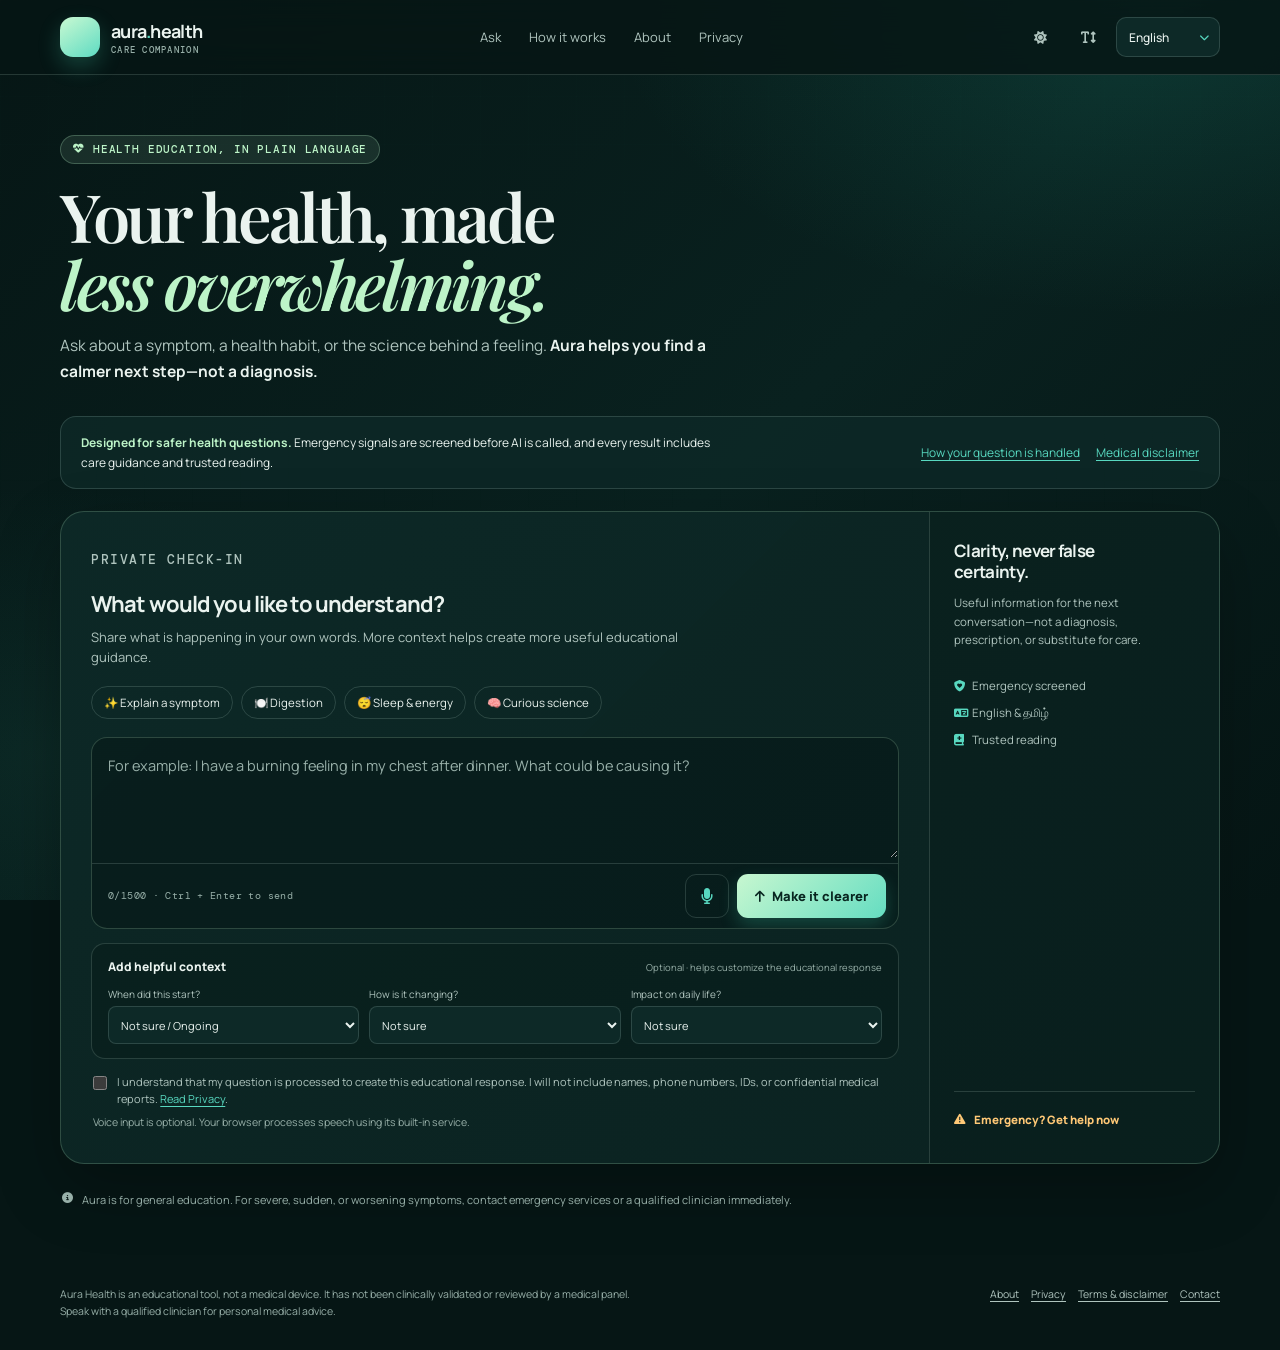
<file: index.html>
<!doctype html>
<html lang="en">
<head>
  <meta charset="utf-8">
  <meta name="viewport" content="width=device-width, initial-scale=1">
  <meta name="theme-color" content="#061615">
  <meta name="description" content="Bilingual AI health education with clearer next steps.">
  <link rel="icon" href="/favicon.svg" type="image/svg+xml">
  <link rel="manifest" href="/site.webmanifest">
  <title>Aura Health — Clearer next steps</title>
  <link rel="preconnect" href="https://fonts.googleapis.com">
  <link rel="preconnect" href="https://fonts.gstatic.com" crossorigin>
  <link href="https://fonts.googleapis.com/css2?family=DM+Mono:wght@400;500&family=Manrope:wght@400;500;600;700;800&family=Playfair+Display:ital,wght@0,600;0,700;1,600&display=swap" rel="stylesheet">
  <link rel="stylesheet" href="https://cdnjs.cloudflare.com/ajax/libs/font-awesome/6.5.2/css/all.min.css">
  <style>
    :root {
      --bg: #061615;
      --bg2: #09211f;
      --panel: #0d2927;
      --text: #eaf3ef;
      --muted: #afc4be;
      --faint: #98b0a9;
      --line: rgba(202, 235, 221, .16);
      --mint: #bdf4c8;
      --aqua: #58d8c0;
      --amber: #ffc876;
      --red: #ff9b91;
      --shadow: 0 24px 64px rgba(0, 0, 0, .26);
      color-scheme: dark;
    }
    body.light {
      --bg: #f4faf7;
      --bg2: #e8f5ef;
      --panel: #ffffff;
      --text: #112d29;
      --muted: #4a635c;
      --faint: #5a736c;
      --line: rgba(23, 89, 75, .16);
      --mint: #156d58;
      --aqua: #0d9b89;
      --amber: #9d5c0e;
      --red: #b83d34;
      --shadow: 0 22px 48px rgba(26, 72, 61, .12);
      color-scheme: light;
    }
    * { box-sizing: border-box; }
    html { scroll-behavior: smooth; }
    body {
      min-width: 320px;
      min-height: 100vh;
      margin: 0;
      background: var(--bg);
      color: var(--text);
      font-family: Manrope, -apple-system, BlinkMacSystemFont, "Segoe UI", Roboto, Arial, sans-serif;
      transition: background-color .25s ease, color .25s ease;
    }
    button, input, select, textarea { font: inherit; }
    button { cursor: pointer; }
    a { color: inherit; }
    button:focus-visible, a:focus-visible, input:focus-visible, select:focus-visible, textarea:focus-visible {
      outline: 3px solid rgba(88, 216, 192, .75);
      outline-offset: 3px;
    }
    .hidden { display: none !important; }

    .ambient, .grid { position: fixed; inset: 0; pointer-events: none; }
    .ambient {
      z-index: -2;
      background: radial-gradient(ellipse 58% 48% at 90% 0%, rgba(28, 143, 123, .22), transparent 73%),
                  radial-gradient(ellipse 44% 40% at 3% 84%, rgba(36, 111, 96, .14), transparent 75%),
                  linear-gradient(135deg, var(--bg), var(--bg2) 55%, var(--bg));
    }
    .grid {
      z-index: -1;
      opacity: .36;
      background-image: linear-gradient(rgba(188, 241, 217, .03) 1px, transparent 1px),
                        linear-gradient(90deg, rgba(188, 241, 217, .03) 1px, transparent 1px);
      background-size: 48px 48px;
      mask-image: linear-gradient(black, transparent 82%);
    }

    .wrap { width: min(1160px, calc(100% - 40px)); margin: auto; }
    .site-header {
      position: sticky;
      top: 0;
      z-index: 20;
      border-bottom: 1px solid var(--line);
      background: color-mix(in srgb, var(--bg) 84%, transparent);
      backdrop-filter: blur(18px);
      -webkit-backdrop-filter: blur(18px);
    }
    .nav { height: 74px; display: flex; align-items: center; justify-content: space-between; gap: 18px; }
    .brand { display: flex; align-items: center; gap: 11px; text-decoration: none; }
    .mark {
      width: 40px;
      height: 40px;
      display: grid;
      place-items: center;
      border-radius: 13px;
      background: linear-gradient(145deg, #c9f9d2, #5edbc2);
      color: #063129;
      box-shadow: 0 9px 22px rgba(70, 214, 180, .24);
    }
    .brand b { font-size: 18px; letter-spacing: -.04em; }
    .brand small {
      display: block;
      margin-top: 2px;
      color: var(--faint);
      font: 500 8.5px "DM Mono", monospace;
      letter-spacing: .15em;
      text-transform: uppercase;
    }
    .links { display: flex; gap: 4px; }
    .links a, .icon {
      min-height: 40px;
      min-width: 40px;
      border: 0;
      border-radius: 10px;
      padding: 9px 12px;
      background: transparent;
      color: var(--muted);
      font-size: 13px;
      text-decoration: none;
      display: inline-flex;
      align-items: center;
      justify-content: center;
      transition: background-color .2s, color .2s;
    }
    .links a:hover, .icon:hover {
      background: color-mix(in srgb, var(--aqua) 12%, transparent);
      color: var(--text);
    }
    .nav-actions { display: flex; align-items: center; gap: 8px; }
    .select-wrap { position: relative; }
    .select-wrap select {
      appearance: none;
      -webkit-appearance: none;
      min-height: 40px;
      max-width: 155px;
      padding: 9px 28px 9px 12px;
      border: 1px solid var(--line);
      border-radius: 10px;
      background: var(--panel);
      color: var(--text);
      font-size: 12px;
      font-weight: 500;
      outline: 0;
    }
    .select-wrap i {
      position: absolute;
      right: 11px;
      top: 15px;
      pointer-events: none;
      color: var(--aqua);
      font-size: 10px;
    }

    .hero { max-width: 820px; padding: 60px 0 32px; }
    .eyebrow {
      display: inline-flex;
      align-items: center;
      gap: 8px;
      padding: 7px 12px;
      border: 1px solid color-mix(in srgb, var(--mint) 25%, transparent);
      border-radius: 999px;
      color: var(--mint);
      background: color-mix(in srgb, var(--mint) 10%, transparent);
      font: 500 10.5px "DM Mono", monospace;
      letter-spacing: .08em;
      text-transform: uppercase;
    }
    .hero h1 {
      margin: 18px 0 14px;
      font: 600 clamp(40px, 5.2vw, 70px) / 1.02 "Playfair Display", Georgia, serif;
      letter-spacing: -.05em;
    }
    .hero h1 em { color: var(--mint); font-style: italic; }
    .hero p { max-width: 670px; margin: 0; color: var(--muted); font-size: 15.5px; line-height: 1.7; }
    .hero strong { color: var(--text); }

    .trust {
      display: grid;
      grid-template-columns: 1.15fr .85fr;
      gap: 18px;
      margin-bottom: 22px;
      padding: 16px 20px;
      border: 1px solid var(--line);
      border-radius: 16px;
      background: color-mix(in srgb, var(--panel) 85%, transparent);
      font-size: 12px;
      line-height: 1.6;
    }
    .trust b { color: var(--mint); }
    .trust nav { display: flex; align-items: center; justify-content: flex-end; gap: 16px; flex-wrap: wrap; }
    .trust a { color: var(--aqua); text-underline-offset: 3px; }

    .consult {
      display: grid;
      grid-template-columns: minmax(0, 1fr) 290px;
      overflow: hidden;
      border: 1px solid color-mix(in srgb, var(--mint) 20%, transparent);
      border-radius: 24px;
      background: linear-gradient(135deg, color-mix(in srgb, var(--panel) 95%, transparent), color-mix(in srgb, var(--bg) 35%, var(--panel)));
      box-shadow: var(--shadow);
    }
    .ask { padding: 30px; }
    .kicker {
      margin: 0 0 8px;
      color: var(--aqua);
      font: 500 10.5px "DM Mono", monospace;
      letter-spacing: .12em;
      text-transform: uppercase;
    }
    .ask h2 { margin: 0; font-size: 22px; letter-spacing: -.04em; }
    .ask > p { max-width: 640px; margin: 8px 0 18px; color: var(--muted); font-size: 13px; line-height: 1.6; }
    .prompts { display: flex; flex-wrap: wrap; gap: 8px; margin-bottom: 18px; }
    .prompt {
      border: 1px solid var(--line);
      border-radius: 999px;
      padding: 8px 12px;
      background: transparent;
      color: var(--text);
      font-size: 11.5px;
      transition: border-color .2s, color .2s, background-color .2s;
    }
    .prompt:hover {
      border-color: color-mix(in srgb, var(--mint) 50%, transparent);
      color: var(--mint);
      background: color-mix(in srgb, var(--mint) 9%, transparent);
    }

    .input-shell {
      overflow: hidden;
      border: 1px solid color-mix(in srgb, var(--mint) 20%, transparent);
      border-radius: 16px;
      background: color-mix(in srgb, var(--bg) 48%, transparent);
      transition: border-color .2s, box-shadow .2s;
    }
    .input-shell:focus-within {
      border-color: var(--aqua);
      box-shadow: 0 0 0 4px color-mix(in srgb, var(--aqua) 14%, transparent);
    }
    textarea {
      width: 100%;
      min-height: 120px;
      resize: vertical;
      padding: 16px;
      border: 0;
      background: transparent;
      color: var(--text);
      outline: 0;
      font-size: 14.5px;
      line-height: 1.6;
    }
    textarea::placeholder { color: var(--faint); }
    .form-footer {
      display: flex;
      align-items: center;
      justify-content: space-between;
      gap: 12px;
      padding: 10px 12px 10px 16px;
      border-top: 1px solid var(--line);
    }
    .meta { color: var(--faint); font: 400 9.5px "DM Mono", monospace; letter-spacing: .04em; }
    .actions { display: flex; gap: 8px; align-items: center; }
    .voice {
      min-width: 44px;
      min-height: 44px;
      border: 1px solid var(--line);
      border-radius: 11px;
      padding: 10px 12px;
      background: transparent;
      color: var(--aqua);
      display: inline-flex;
      align-items: center;
      justify-content: center;
      transition: background-color .2s, border-color .2s, color .2s;
    }
    .voice:hover, .voice.recording {
      background: color-mix(in srgb, var(--red) 14%, transparent);
      border-color: var(--red);
      color: var(--red);
      animation: pulse-ring 1.5s infinite;
    }
    @keyframes pulse-ring {
      0% { box-shadow: 0 0 0 0 rgba(255, 155, 145, .4); }
      70% { box-shadow: 0 0 0 8px rgba(255, 155, 145, 0); }
      100% { box-shadow: 0 0 0 0 rgba(255, 155, 145, 0); }
    }
    .submit {
      min-height: 44px;
      border: 0;
      border-radius: 11px;
      padding: 11px 18px;
      color: #08251f;
      background: linear-gradient(135deg, #c7f7d0, #65ddc1);
      font-size: 13px;
      font-weight: 800;
      box-shadow: 0 8px 18px rgba(63, 209, 171, .24);
      display: inline-flex;
      align-items: center;
      gap: 7px;
      transition: transform .2s, box-shadow .2s;
    }
    .submit:hover { transform: translateY(-1px); }
    .submit:disabled { cursor: wait; opacity: .65; transform: none; }

    .context-box {
      margin-top: 14px;
      padding: 14px 16px;
      border: 1px solid var(--line);
      border-radius: 14px;
      background: color-mix(in srgb, var(--bg) 32%, transparent);
    }
    .context-top { display: flex; justify-content: space-between; gap: 14px; align-items: baseline; }
    .context-title { font-size: 12px; font-weight: 800; color: var(--text); }
    .context-note { color: var(--faint); font-size: 9.5px; }
    .context-grid {
      display: grid;
      grid-template-columns: repeat(3, 1fr);
      gap: 10px;
      margin-top: 12px;
    }
    .context-grid label { display: grid; gap: 5px; color: var(--muted); font-size: 10px; }
    .context-grid select {
      width: 100%;
      min-height: 38px;
      padding: 8px;
      border: 1px solid var(--line);
      border-radius: 8px;
      background: var(--panel);
      color: var(--text);
      font-size: 11px;
      outline: 0;
    }

    .consent {
      display: flex;
      align-items: flex-start;
      gap: 10px;
      margin: 14px 2px 0;
      color: var(--muted);
      font-size: 11px;
      line-height: 1.55;
    }
    .consent input { width: 16px; height: 16px; margin: 2px 0 0; accent-color: var(--aqua); }
    .consent a { color: var(--aqua); text-underline-offset: 3px; }
    .voice-status { min-height: 18px; margin: 8px 2px 0; color: var(--faint); font-size: 10.5px; }

    .safety {
      padding: 28px 24px;
      border-left: 1px solid var(--line);
      background: color-mix(in srgb, var(--bg) 28%, transparent);
      display: flex;
      flex-direction: column;
    }
    .safety h3 { max-width: 180px; margin: 0; font-size: 17px; line-height: 1.25; letter-spacing: -.04em; }
    .safety > p { margin: 12px 0 28px; max-width: 220px; color: var(--muted); font-size: 11.5px; line-height: 1.6; }
    .checks { display: grid; gap: 12px; color: var(--muted); font-size: 11.5px; }
    .checks i { width: 18px; color: var(--aqua); }
    .emergency-open {
      min-height: 44px;
      width: 100%;
      margin-top: auto;
      padding: 12px 0 0;
      border: 0;
      border-top: 1px solid var(--line);
      background: transparent;
      color: var(--amber);
      font-size: 11.5px;
      font-weight: 800;
      text-align: left;
      display: inline-flex;
      align-items: center;
    }
    .emergency-open i { margin-right: 8px; }

    .note {
      display: flex;
      gap: 9px;
      padding: 16px 2px 0;
      color: var(--faint);
      font-size: 11px;
      line-height: 1.55;
    }
    .note i { margin-top: 2px; }

    .result-area { margin-top: 36px; scroll-margin-top: 96px; }
    .loading { display: none; align-items: center; gap: 12px; padding: 22px 0; color: var(--muted); font-size: 14px; }
    .loading.show { display: flex; }
    .dot {
      width: 9px;
      height: 9px;
      border-radius: 50%;
      background: var(--aqua);
      box-shadow: 0 0 0 0 rgba(88, 216, 192, .55);
      animation: pulse 1.5s infinite;
    }
    .error {
      display: none;
      padding: 18px;
      border: 1px solid color-mix(in srgb, var(--red) 40%, transparent);
      border-radius: 16px;
      background: color-mix(in srgb, var(--red) 12%, var(--panel));
      color: var(--text);
      font-size: 13.5px;
      line-height: 1.6;
    }
    .error.show { display: block; }
    .error strong { display: block; margin-bottom: 4px; color: #ffd3ce; }

    .results {
      display: none;
      grid-template-columns: minmax(0, 1.34fr) minmax(280px, .84fr);
      gap: 20px;
    }
    .results.show { display: grid; }
    .card {
      border: 1px solid var(--line);
      border-radius: 20px;
      background: color-mix(in srgb, var(--panel) 85%, transparent);
      box-shadow: inset 0 1px rgba(255, 255, 255, .03);
    }
    .answer-card { padding: 30px; }
    .result-top { display: flex; align-items: center; justify-content: space-between; gap: 12px; }
    .label {
      margin: 0;
      color: var(--aqua);
      font: 500 9.5px "DM Mono", monospace;
      letter-spacing: .12em;
      text-transform: uppercase;
    }
    .badge {
      padding: 6px 10px;
      border: 1px solid color-mix(in srgb, var(--mint) 25%, transparent);
      border-radius: 999px;
      color: var(--mint);
      background: color-mix(in srgb, var(--mint) 9%, transparent);
      font: 500 9.5px "DM Mono", monospace;
      letter-spacing: .06em;
      text-transform: uppercase;
    }
    .badge.soon {
      border-color: color-mix(in srgb, var(--amber) 30%, transparent);
      color: var(--amber);
      background: color-mix(in srgb, var(--amber) 12%, transparent);
    }
    .badge.emergency {
      border-color: color-mix(in srgb, var(--red) 40%, transparent);
      color: #ffd2cd;
      background: color-mix(in srgb, var(--red) 14%, transparent);
    }
    .answer-card h2 {
      margin: 16px 0 0;
      font: 600 clamp(28px, 2.9vw, 40px) / 1.1 "Playfair Display", Georgia, serif;
      letter-spacing: -.05em;
    }
    .answer {
      margin: 16px 0 0;
      color: color-mix(in srgb, var(--text) 88%, var(--muted));
      font-size: 14.5px;
      line-height: 1.8;
      white-space: pre-line;
    }
    .emergency {
      display: none;
      gap: 12px;
      margin-top: 20px;
      padding: 14px;
      border: 1px solid color-mix(in srgb, var(--red) 45%, transparent);
      border-radius: 14px;
      color: #ffd4d0;
      background: color-mix(in srgb, var(--red) 14%, var(--panel));
      font-size: 12.5px;
      line-height: 1.6;
    }
    .emergency.show { display: flex; }
    .emergency i { margin-top: 2px; color: var(--red); font-size: 14px; }
    .divider { height: 1px; margin: 26px 0 20px; background: var(--line); }
    .detail-title { margin: 0 0 12px; color: var(--muted); font-size: 11.5px; letter-spacing: .02em; font-weight: 700; }
    .bullets, .numbers { display: grid; gap: 11px; margin: 0; padding: 0; list-style: none; }
    .bullets li { display: flex; gap: 10px; color: var(--muted); font-size: 12.5px; line-height: 1.6; }
    .bullets li:before { content: "↗"; color: var(--aqua); font-weight: bold; }
    .utility { display: flex; flex-wrap: wrap; gap: 8px; margin-top: 26px; }
    .utility button {
      min-height: 38px;
      border: 1px solid var(--line);
      border-radius: 9px;
      padding: 9px 12px;
      background: transparent;
      color: var(--muted);
      font-size: 11px;
      font-weight: 700;
      display: inline-flex;
      align-items: center;
      gap: 6px;
      transition: border-color .2s, color .2s;
    }
    .utility button:hover { border-color: var(--aqua); color: var(--aqua); }

    .side { display: grid; align-content: start; gap: 16px; }
    .side-card { padding: 24px; }
    .side-card h3 { margin: 0; font-size: 14.5px; letter-spacing: -.03em; display: flex; align-items: center; }
    .side-card h3 i { margin-right: 8px; color: var(--aqua); font-size: 13px; }
    .numbers { margin-top: 18px; counter-reset: item; }
    .numbers li {
      position: relative;
      padding-left: 28px;
      color: var(--muted);
      font-size: 12.5px;
      line-height: 1.6;
      counter-increment: item;
    }
    .numbers li:before {
      content: counter(item);
      position: absolute;
      left: 0;
      top: 1px;
      width: 19px;
      height: 19px;
      display: grid;
      place-items: center;
      border: 1px solid color-mix(in srgb, var(--mint) 30%, transparent);
      border-radius: 50%;
      color: var(--mint);
      font: 500 9px "DM Mono", monospace;
    }
    .seek {
      border-color: color-mix(in srgb, var(--amber) 25%, transparent);
      background: linear-gradient(135deg, color-mix(in srgb, var(--amber) 8%, var(--panel)), var(--panel));
    }
    .seek h3 i, .tip h3 i { color: var(--amber); }
    .sources p, .tip p { margin: 10px 0 0; color: var(--faint); font-size: 11.5px; line-height: 1.6; }
    .source-list { display: grid; gap: 9px; margin: 16px 0 0; padding: 0; list-style: none; }
    .source-list a {
      display: flex;
      align-items: center;
      justify-content: space-between;
      gap: 12px;
      padding: 10px 12px;
      border: 1px solid var(--line);
      border-radius: 10px;
      color: var(--text);
      background: color-mix(in srgb, var(--bg) 20%, transparent);
      font-size: 11.5px;
      font-weight: 700;
      text-decoration: none;
      transition: border-color .2s, color .2s;
    }
    .source-list a:hover { border-color: var(--aqua); color: var(--aqua); }
    .source-list small { display: block; margin-top: 2px; color: var(--faint); font: 400 9px "DM Mono", monospace; }
    .source-list i { color: var(--aqua); font-size: 10px; }
    .tip {
      border-color: color-mix(in srgb, var(--amber) 22%, transparent);
      background: linear-gradient(135deg, color-mix(in srgb, var(--amber) 10%, var(--panel)), var(--panel));
    }
    .video {
      min-height: 42px;
      display: flex;
      align-items: center;
      justify-content: center;
      gap: 8px;
      width: 100%;
      margin-top: 18px;
      padding: 11px 14px;
      border: 1px solid color-mix(in srgb, var(--red) 35%, transparent);
      border-radius: 10px;
      color: #ffd2cd;
      background: color-mix(in srgb, var(--red) 10%, transparent);
      font-size: 11.5px;
      font-weight: 800;
      text-decoration: none;
      transition: background-color .2s;
    }
    .video:hover { background: color-mix(in srgb, var(--red) 18%, transparent); }

    footer {
      display: flex;
      justify-content: space-between;
      gap: 20px;
      padding: 42px 0 30px;
      color: var(--faint);
      font-size: 10.5px;
      line-height: 1.6;
    }
    footer p { max-width: 580px; margin: 0; }
    .footer-links { display: flex; flex-wrap: wrap; justify-content: flex-end; gap: 12px; }
    .footer-links a { color: var(--muted); text-underline-offset: 3px; }
    .footer-links a:hover { color: var(--aqua); }

    .mobile-emergency { display: none; }
    .modal {
      position: fixed;
      inset: 0;
      z-index: 40;
      display: none;
      align-items: center;
      justify-content: center;
      padding: 18px;
      background: rgba(2, 14, 13, .72);
      backdrop-filter: blur(8px);
    }
    .modal.open { display: flex; }
    .modal-card {
      width: min(460px, 100%);
      padding: 28px;
      border: 1px solid color-mix(in srgb, var(--red) 40%, transparent);
      border-radius: 20px;
      background: var(--panel);
      box-shadow: var(--shadow);
    }
    .modal-card h2 { margin: 0; font-size: 22px; letter-spacing: -.04em; }
    .modal-card p { color: var(--muted); font-size: 13.5px; line-height: 1.65; }
    .modal-actions { display: flex; gap: 10px; align-items: center; margin-top: 22px; }
    .call {
      min-height: 44px;
      border: 0;
      border-radius: 10px;
      padding: 11px 16px;
      background: var(--red);
      color: #3b0906;
      font-size: 12.5px;
      font-weight: 800;
      text-decoration: none;
      display: inline-flex;
      align-items: center;
      gap: 6px;
    }
    .close {
      min-height: 44px;
      border: 1px solid var(--line);
      border-radius: 10px;
      padding: 10px 14px;
      background: transparent;
      color: var(--text);
      font-size: 12.5px;
    }
    .sr {
      position: absolute;
      width: 1px;
      height: 1px;
      padding: 0;
      margin: -1px;
      overflow: hidden;
      clip: rect(0, 0, 0, 0);
      white-space: nowrap;
      border: 0;
    }
    .large-text .hero p, .large-text .ask > p, .large-text .answer,
    .large-text .bullets li, .large-text .numbers li, .large-text .side-card p {
      font-size: 1.15em !important;
      line-height: 1.8;
    }

    @keyframes pulse {
      70% { box-shadow: 0 0 0 9px rgba(88, 216, 192, 0); }
      100% { box-shadow: 0 0 0 0 rgba(88, 216, 192, 0); }
    }

    /* Responsive Design */
    @media (max-width: 850px) {
      .links { display: none; }
      .consult { grid-template-columns: 1fr; }
      .safety { border-top: 1px solid var(--line); border-left: 0; }
      .checks { grid-template-columns: repeat(3, 1fr); }
      .emergency-open { display: none; }
      .results { grid-template-columns: 1fr; }
      .trust { grid-template-columns: 1fr; }
      .trust nav { justify-content: flex-start; }
      .mobile-emergency {
        display: flex;
        align-items: center;
        position: fixed;
        right: 16px;
        bottom: 16px;
        z-index: 19;
        min-height: 48px;
        border: 1px solid color-mix(in srgb, var(--red) 55%, transparent);
        border-radius: 999px;
        padding: 12px 18px;
        background: var(--red);
        color: #330806;
        box-shadow: 0 9px 24px rgba(0, 0, 0, .32);
        font-size: 12px;
        font-weight: 800;
      }
      .mobile-emergency i { margin-right: 7px; }
    }

    @media (max-width: 580px) {
      .wrap { width: min(100% - 28px, 1160px); }
      .nav { height: 66px; }
      .mark { width: 36px; height: 36px; }
      .brand b { font-size: 16px; }
      .select-wrap select { max-width: 110px; font-size: 11px; }
      .hero { padding: 46px 0 28px; }
      .hero h1 { font-size: 40px; }
      .hero p { font-size: 13.5px; }
      .ask, .safety, .answer-card, .side-card { padding: 20px; }
      .context-grid { grid-template-columns: 1fr; }
      .meta { display: none; }
      .submit { padding: 11px 14px; }
      .checks { grid-template-columns: 1fr; }
      footer { flex-direction: column; padding-bottom: 84px; }
      .footer-links { justify-content: flex-start; }
    }

    /* Print & PDF Consultation Sheet */
    .print-sheet-header, .print-sheet-footer { display: none; }
    @media print {
      .ambient, .grid, .site-header, .hero, .trust, .consult, .note,
      footer, .mobile-emergency, .utility, .modal, .video {
        display: none !important;
      }
      body {
        background: #ffffff !important;
        color: #111111 !important;
        font-size: 11pt;
      }
      .wrap { width: 100% !important; max-width: 100% !important; margin: 0 !important; }
      .result-area { margin: 0 !important; }
      .results { display: block !important; }
      .card {
        border: 1px solid #dcdcdc !important;
        border-radius: 8px !important;
        box-shadow: none !important;
        background: #ffffff !important;
        color: #111111 !important;
        padding: 16px !important;
        margin-bottom: 16px !important;
        page-break-inside: avoid;
      }
      .card * { color: #111111 !important; }
      .print-sheet-header {
        display: block !important;
        margin-bottom: 20px;
        border-bottom: 2px solid #112d29;
        padding-bottom: 10px;
      }
      .print-sheet-header h1 { margin: 0; font-size: 18pt; }
      .print-sheet-header p { margin: 4px 0 0; font-size: 9pt; color: #555555 !important; }
      .print-sheet-footer {
        display: block !important;
        margin-top: 24px;
        padding-top: 10px;
        border-top: 1px solid #cccccc;
        font-size: 8.5pt;
        color: #666666 !important;
      }
    }
  </style>
</head>
<body>
  <div class="ambient"></div>
  <div class="grid"></div>

  <header class="site-header">
    <div class="wrap nav">
      <a class="brand" href="/" aria-label="Aura Health home">
        <span class="mark"><i class="fa-solid fa-sparkles"></i></span>
        <span><b>aura<span style="color:var(--aqua)">.</span>health</b><small>care companion</small></span>
      </a>
      <nav class="links">
        <a href="#ask">Ask</a>
        <a href="#how">How it works</a>
        <a href="/about.html">About</a>
        <a href="/privacy.html">Privacy</a>
      </nav>
      <div class="nav-actions">
        <button class="icon" id="theme" type="button" aria-label="Switch theme">
          <i class="fa-solid fa-sun"></i>
        </button>
        <button class="icon" id="fontButton" type="button" aria-pressed="false" aria-label="Increase text size">
          <i class="fa-solid fa-text-height"></i>
        </button>
        <label class="select-wrap">
          <span class="sr">Language</span>
          <select id="language">
            <option value="English">English</option>
            <option value="Tamil">தமிழ் · Tamil</option>
          </select>
          <i class="fa-solid fa-chevron-down"></i>
        </label>
      </div>
    </div>
  </header>

  <main class="wrap">
    <div class="print-sheet-header" aria-hidden="true">
      <h1>Aura Health — Educational Consultation Summary</h1>
      <p id="printMeta">Generated for clinical appointment discussion</p>
    </div>

    <section class="hero">
      <span class="eyebrow">
        <i class="fa-solid fa-heart-pulse"></i>
        <span id="eyebrow">Health education, in plain language</span>
      </span>
      <h1 id="heroTitle">Your health, made<br><em>less overwhelming.</em></h1>
      <p id="heroCopy">
        Ask about a symptom, a health habit, or the science behind a feeling. <strong>Aura helps you find a calmer next step—not a diagnosis.</strong>
      </p>
    </section>

    <section class="trust" id="how">
      <div>
        <b id="trustTitle">Designed for safer health questions.</b>
        <span id="trustCopy">Emergency signals are screened before AI is called, and every result includes care guidance and trusted reading.</span>
      </div>
      <nav>
        <a href="/privacy.html">How your question is handled</a>
        <a href="/terms.html">Medical disclaimer</a>
      </nav>
    </section>

    <section class="consult" id="ask" aria-labelledby="askHeading">
      <div class="ask">
        <p class="kicker" id="askKicker">Private check-in</p>
        <h2 id="askHeading">What would you like to understand?</h2>
        <p id="askIntro">Share what is happening in your own words. More context helps create more useful educational guidance.</p>
        <div class="prompts" id="prompts" aria-label="Suggested questions"></div>

        <form id="form">
          <div class="input-shell">
            <textarea id="query" maxlength="1500" aria-describedby="counter voiceStatus" placeholder="For example: I have a burning feeling in my chest after dinner. What could be causing it?"></textarea>
            <div class="form-footer">
              <span class="meta"><span id="counter">0</span>/1500 · <span id="shortcut">Ctrl + Enter to send</span></span>
              <div class="actions">
                <button class="voice" id="voice" type="button" aria-label="Use voice input">
                  <i class="fa-solid fa-microphone"></i>
                </button>
                <button class="submit" id="submit" type="submit">
                  <i class="fa-solid fa-arrow-up"></i>
                  <span id="submitText">Make it clearer</span>
                </button>
              </div>
            </div>
          </div>

          <!-- Context Selector Box -->
          <div class="context-box" id="contextBox">
            <div class="context-top">
              <strong class="context-title" id="contextTitle">Add helpful context</strong>
              <span class="context-note" id="contextNote">Optional · helps customize the educational response</span>
            </div>
            <div class="context-grid">
              <label>
                <span id="lblDuration">When did this start?</span>
                <select id="ctxDuration" name="duration">
                  <option value="unsure">Not sure / Ongoing</option>
                  <option value="today">Started today</option>
                  <option value="few_days">A few days ago</option>
                  <option value="more_than_week">More than a week ago</option>
                </select>
              </label>
              <label>
                <span id="lblChange">How is it changing?</span>
                <select id="ctxChange" name="change">
                  <option value="unsure">Not sure</option>
                  <option value="same">About the same</option>
                  <option value="better">Getting better</option>
                  <option value="worse">Getting worse</option>
                </select>
              </label>
              <label>
                <span id="lblImpact">Impact on daily life?</span>
                <select id="ctxImpact" name="impact">
                  <option value="unsure">Not sure</option>
                  <option value="none">Not getting in the way</option>
                  <option value="some">Affecting some activities</option>
                  <option value="major">Stopping normal activities</option>
                </select>
              </label>
            </div>
          </div>

          <label class="consent">
            <input id="consent" type="checkbox" required>
            <span id="consentText">
              I understand that my question is processed to create this educational response. I will not include names, phone numbers, IDs, or confidential medical reports. <a href="/privacy.html">Read Privacy</a>.
            </span>
          </label>
          <p class="voice-status" id="voiceStatus" aria-live="polite">Voice input is optional. Your browser processes speech using its built-in service.</p>
        </form>
      </div>

      <aside class="safety">
        <h3 id="safetyTitle">Clarity, never false certainty.</h3>
        <p id="safetyCopy">Useful information for the next conversation—not a diagnosis, prescription, or substitute for care.</p>
        <div class="checks">
          <span><i class="fa-solid fa-shield-heart"></i><span id="check1">Emergency screened</span></span>
          <span><i class="fa-solid fa-language"></i><span id="check2">English & தமிழ்</span></span>
          <span><i class="fa-solid fa-book-medical"></i><span id="check3">Trusted reading</span></span>
        </div>
        <button class="emergency-open" type="button" data-emergency>
          <i class="fa-solid fa-triangle-exclamation"></i>
          <span id="emergencyButton">Emergency? Get help now</span>
        </button>
      </aside>
    </section>

    <p class="note">
      <i class="fa-solid fa-circle-info"></i>
      <span id="noteText">Aura is for general education. For severe, sudden, or worsening symptoms, contact emergency services or a qualified clinician immediately.</span>
    </p>

    <!-- Results Section -->
    <section class="result-area" id="results" aria-live="polite">
      <div class="loading" id="loading">
        <span class="dot"></span>
        <span id="loadingText">Preparing a careful, clear response…</span>
      </div>

      <div class="error" id="error" role="alert">
        <strong id="errorTitle">We couldn’t complete that check-in.</strong>
        <span id="errorText">Please try again in a moment.</span>
      </div>

      <div class="results" id="resultGrid">
        <article class="card answer-card">
          <div class="result-top">
            <p class="label" id="resultLabel">Your health perspective</p>
            <span class="badge" id="urgency">Information</span>
          </div>
          <h2 id="resultTitle"></h2>
          <p class="answer" id="answer"></p>
          <div class="emergency" id="emergencyBanner">
            <i class="fa-solid fa-triangle-exclamation"></i>
            <span id="emergencyText"></span>
          </div>
          <div class="divider"></div>
          <h3 class="detail-title" id="whyTitle">What may be going on</h3>
          <ul class="bullets" id="whyList"></ul>

          <div class="utility">
            <button id="copy" type="button">
              <i class="fa-regular fa-copy"></i>
              <span id="copyText">Copy answer</span>
            </button>
            <button id="readBtn" type="button">
              <i class="fa-solid fa-volume-high"></i>
              <span id="readText">Listen to answer</span>
            </button>
            <button id="summaryBtn" type="button">
              <i class="fa-solid fa-download"></i>
              <span id="summaryText">Save private summary</span>
            </button>
            <button id="pdf" type="button">
              <i class="fa-solid fa-file-pdf"></i>
              <span id="pdfText">Print / Save PDF</span>
            </button>
            <button id="resetBtn" type="button">
              <i class="fa-solid fa-arrow-rotate-left"></i>
              <span id="resetText">New check-in</span>
            </button>
            <button id="up" type="button">
              <i class="fa-regular fa-thumbs-up"></i>
              <span id="upText">Helpful</span>
            </button>
            <button id="down" type="button">
              <i class="fa-regular fa-thumbs-down"></i>
              <span id="downText">Not helpful</span>
            </button>
          </div>
        </article>

        <div class="side">
          <article class="card side-card">
            <h3><i class="fa-solid fa-compass"></i><span id="stepsTitle">A gentle next step</span></h3>
            <ol class="numbers" id="stepsList"></ol>
            <a class="video" id="video" target="_blank" rel="noopener noreferrer">
              <i class="fa-brands fa-youtube"></i>
              <span id="videoText">Watch an educational explainer</span>
            </a>
          </article>

          <article class="card side-card seek">
            <h3><i class="fa-solid fa-stethoscope"></i><span id="careTitle">When to seek medical care</span></h3>
            <ol class="numbers" id="careList"></ol>
          </article>

          <article class="card side-card" id="watchCard">
            <h3><i class="fa-solid fa-binoculars"></i><span id="watchTitle">What to monitor</span></h3>
            <ol class="numbers" id="watchList"></ol>
          </article>

          <article class="card side-card" id="clinicianCard">
            <h3><i class="fa-solid fa-comments"></i><span id="talkTitle">Questions for a clinician</span></h3>
            <ol class="numbers" id="talkList"></ol>
          </article>

          <article class="card side-card sources">
            <h3><i class="fa-solid fa-book-medical"></i><span id="sourcesTitle">Trusted reading</span></h3>
            <p id="sourcesCopy">Curated health-information links to explore this topic further.</p>
            <ul class="source-list" id="sourceList"></ul>
          </article>

          <article class="card side-card tip">
            <h3><i class="fa-solid fa-sparkles"></i><span id="tipTitle">A small thing to know</span></h3>
            <p id="tip"></p>
          </article>
        </div>
      </div>
    </section>

    <div class="print-sheet-footer" aria-hidden="true">
      <p>Aura Health is an educational tool, not a medical device. It has not been clinically validated or reviewed by a medical panel. Always speak with a qualified clinician for personal diagnosis and medical advice.</p>
    </div>

    <footer>
      <p id="footerText">Aura Health is an educational tool, not a medical device. It has not been clinically validated or reviewed by a medical panel. Speak with a qualified clinician for personal medical advice.</p>
      <nav class="footer-links">
        <a href="/about.html">About</a>
        <a href="/privacy.html">Privacy</a>
        <a href="/terms.html">Terms & disclaimer</a>
        <a href="/contact.html">Contact</a>
      </nav>
    </footer>
  </main>

  <button class="mobile-emergency" type="button" data-emergency>
    <i class="fa-solid fa-triangle-exclamation"></i>
    <span id="mobileEmergency">Emergency</span>
  </button>

  <div class="modal" id="modal" role="dialog" aria-modal="true" aria-labelledby="modalTitle">
    <div class="modal-card">
      <h2 id="modalTitle">Get urgent medical help now</h2>
      <p id="modalCopy">If you have severe chest symptoms, severe trouble breathing, stroke-like symptoms, major bleeding, a serious allergic reaction, or feel at risk of harming yourself, call your local emergency number now. In India, you can call 112.</p>
      <div class="modal-actions">
        <a class="call" href="tel:112">
          <i class="fa-solid fa-phone"></i>
          <span id="callText">Call 112</span>
        </a>
        <button class="close" id="modalClose" type="button">Close</button>
      </div>
    </div>
  </div>

  <form name="aura-feedback" data-netlify="true" netlify-honeypot="bot-field" hidden>
    <input name="form-name" value="aura-feedback">
    <input name="bot-field">
    <input name="rating">
    <input name="language">
    <input name="page">
  </form>

  <script>
    const copy = {
      English: {
        eyebrow: "Health education, in plain language",
        hero: "Your health, made<br><em>less overwhelming.</em>",
        heroCopy: "Ask about a symptom, a health habit, or the science behind a feeling. <strong>Aura helps you find a calmer next step—not a diagnosis.</strong>",
        trustTitle: "Designed for safer health questions.",
        trustCopy: "Emergency signals are screened before AI is called, and every result includes care guidance and trusted reading.",
        askKicker: "Private check-in",
        askHeading: "What would you like to understand?",
        askIntro: "Share what is happening in your own words. More context helps create more useful educational guidance.",
        placeholder: "For example: I have a burning feeling in my chest after dinner. What could be causing it?",
        shortcut: "Ctrl + Enter to send",
        shortcutMobile: "Tap send to check",
        submitText: "Make it clearer",
        consent: 'I understand that my question is processed to create this educational response. I will not include names, phone numbers, IDs, or confidential medical reports. <a href="/privacy.html">Read Privacy</a>.',
        voiceStatus: "Voice input is optional. Your browser processes speech using its built-in service.",
        voiceListening: "Listening… it will stop when you finish speaking.",
        voiceUnavailable: "Voice input was unavailable. Please type your question instead.",
        safetyTitle: "Clarity, never false certainty.",
        safetyCopy: "Useful information for the next conversation—not a diagnosis, prescription, or substitute for care.",
        check1: "Emergency screened",
        check2: "English & தமிழ்",
        check3: "Trusted reading",
        emergencyButton: "Emergency? Get help now",
        noteText: "Aura is for general education. For severe, sudden, or worsening symptoms, contact emergency services or a qualified clinician immediately.",
        loadingText: "Preparing a careful, clear response…",
        errorTitle: "We couldn’t complete that check-in.",
        resultLabel: "Your health perspective",
        whyTitle: "What may be going on",
        stepsTitle: "A gentle next step",
        careTitle: "When to seek medical care",
        watchTitle: "What to monitor",
        talkTitle: "Questions for a clinician",
        sourcesTitle: "Trusted reading",
        sourcesCopy: "Curated health-information links to explore this topic further.",
        tipTitle: "A small thing to know",
        videoText: "Watch an educational explainer",
        copyText: "Copy answer",
        readText: "Listen to answer",
        readStop: "Stop listening",
        summaryText: "Save private summary",
        resetText: "New check-in",
        pdfText: "Print / Save PDF",
        upText: "Helpful",
        downText: "Not helpful",
        footerText: "Aura Health is an educational tool, not a medical device. It has not been clinically validated or reviewed by a medical panel. Speak with a qualified clinician for personal medical advice.",
        careFallback: "Seek medical care if symptoms are severe, new, persistent, worsening, or worrying you.",
        stepsFallback: "Monitor how you feel and seek medical advice if needed.",
        whyFallback: "If symptoms continue, consider discussing them with a clinician.",
        watchFallback: "Notice when it happens, how long it lasts, and whether it is improving or worsening.",
        talkFallback: "What details about this symptom would be most useful to share with a clinician?",
        tipFallback: "A clinician who knows your medical history is your best source of personal guidance.",
        consentError: "Please tick the privacy confirmation before continuing.",
        rateError: "Too many requests were made. Please wait a minute and try again.",
        copied: "Copied to clipboard",
        thanks: "Thank you for your feedback.",
        modalTitle: "Get urgent medical help now",
        modalCopy: "If you have severe chest symptoms, severe trouble breathing, stroke-like symptoms, major bleeding, a serious allergic reaction, or feel at risk of harming yourself, call your local emergency number now. In India, you can call 112.",
        callText: "Call 112",
        contextTitle: "Add helpful context",
        contextNote: "Optional · helps customize the educational response",
        lblDuration: "When did this start?",
        lblChange: "How is it changing?",
        lblImpact: "Impact on daily life?",
        optDuration: [["unsure", "Not sure / Ongoing"], ["today", "Started today"], ["few_days", "A few days ago"], ["more_than_week", "More than a week ago"]],
        optChange: [["unsure", "Not sure"], ["same", "About the same"], ["better", "Getting better"], ["worse", "Getting worse"]],
        optImpact: [["unsure", "Not sure"], ["none", "Not getting in the way"], ["some", "Affecting some activities"], ["major", "Stopping normal activities"]],
        prompts: [
          ["✨ Explain a symptom", "I have a headache and feel tired. What are some possible reasons?"],
          ["🍽️ Digestion", "Why do I feel bloated after eating?"],
          ["😴 Sleep & energy", "Why am I tired even after sleeping for 8 hours?"],
          ["🧠 Curious science", "Why do we yawn when someone else yawns?"]
        ]
      },
      Tamil: {
        eyebrow: "எளிய மொழியில் மருத்துவ வழிகாட்டுதல்",
        hero: "உங்கள் ஆரோக்கியம்,<br><em>இனி குழப்பமில்லை.</em>",
        heroCopy: "அறிகுறி, ஆரோக்கியப் பழக்கம் அல்லது உடலில் நடக்கும் அறிவியல் பற்றி கேளுங்கள். <strong>Aura தெளிவான அடுத்த படியைச் சொல்கிறது—நோயறிதலை அல்ல.</strong>",
        trustTitle: "பாதுகாப்பான மருத்துவக் கேள்விகளுக்காக வடிவமைக்கப்பட்டது.",
        trustCopy: "AI-க்கு அனுப்பும் முன் அவசர அறிகுறிகள் பரிசோதிக்கப்படுகின்றன; ஒவ்வொரு பதிலிலும் பராமரிப்பு வழிகாட்டுதலும் நம்பகமான வாசிப்பும் உள்ளன.",
        askKicker: "தனிப்பட்ட ஆலோசனை",
        askHeading: "நீங்கள் எதைப் புரிந்துகொள்ள விரும்புகிறீர்கள்?",
        askIntro: "உங்கள் சொற்களில் என்ன நடக்கிறது என்பதைப் பகிருங்கள். கூடுதல் தகவல் பயனுள்ள கல்வி வழிகாட்டுதலைத் தரும்.",
        placeholder: "உதாரணம்: இரவு உணவுக்குப் பிறகு நெஞ்சில் எரிச்சல் உள்ளது. இதற்கு என்ன காரணம்?",
        shortcut: "Ctrl + Enter அழுத்தவும்",
        shortcutMobile: "பரிசோதிக்க தட்டவும்",
        submitText: "தெளிவாகப் புரிந்துகொள்",
        consent: 'இந்தப் பதிலை உருவாக்க என் கேள்வி பரிசீலிக்கப்படும் என்பதைப் புரிந்துகொள்கிறேன். பெயர், தொலைபேசி எண், அடையாள எண் அல்லது மருத்துவ அறிக்கைகளைச் சேர்க்க மாட்டேன். <a href="/privacy.html">தனியுரிமையைப் படிக்கவும்</a>.',
        voiceStatus: "குரல் உள்ளீடு விருப்பமானது. உங்கள் உலாவி அதன் சொந்த குரல் சேவையைப் பயன்படுத்தலாம்.",
        voiceListening: "கேட்கிறது… முடிந்ததும் நிறுத்தப்படும்.",
        voiceUnavailable: "குரல் உள்ளீடு கிடைக்கவில்லை. தயவுசெய்து தட்டச்சு செய்யவும்.",
        safetyTitle: "தெளிவு; தவறான உறுதி அல்ல.",
        safetyCopy: "அடுத்த உரையாடலுக்கான பயனுள்ள தகவல்—இது நோயறிதல், மருந்துச் சீட்டு அல்லது சிகிச்சைக்கு மாற்று அல்ல.",
        check1: "அவசர அறிகுறி பரிசோதனை",
        check2: "தமிழ் & English",
        check3: "நம்பகமான வாசிப்பு",
        emergencyButton: "அவசரமா? உடனே உதவி பெறுங்கள்",
        noteText: "Aura பொதுவான கல்வித் தகவல்களுக்கு மட்டுமே. கடுமையான, திடீர் அல்லது மோசமாகும் அறிகுறிகளுக்கு உடனே அவசர சேவை அல்லது தகுந்த மருத்துவரை அணுகவும்.",
        loadingText: "கவனமாகவும் தெளிவாகவும் பதில் தயாராகிறது…",
        errorTitle: "இந்த ஆலோசனையை முடிக்க முடியவில்லை.",
        resultLabel: "உங்கள் உடல்நலக் கண்ணோட்டம்",
        whyTitle: "என்ன நடக்கலாம்",
        stepsTitle: "மென்மையான அடுத்த படி",
        careTitle: "மருத்துவ உதவியை எப்போது பெற வேண்டும்",
        watchTitle: "எதை கவனிக்கலாம்",
        talkTitle: "மருத்துவரிடம் கேட்க வேண்டிய கேள்விகள்",
        sourcesTitle: "நம்பகமான தகவல்கள்",
        sourcesCopy: "இந்தத் தலைப்பை மேலும் அறியத் தேர்ந்தெடுக்கப்பட்ட மருத்துவத் தகவல் இணைப்புகள்.",
        tipTitle: "தெரிந்துகொள்ள ஒரு சிறிய விஷயம்",
        videoText: "கல்வி விளக்க வீடியோவைப் பாருங்கள்",
        copyText: "பதிலை நகலெடு",
        readText: "பதிலை கேளுங்கள்",
        readStop: "நிறுத்து",
        summaryText: "சுருக்கத்தைச் சேமிக்கவும்",
        resetText: "புதிய ஆலோசனை",
        pdfText: "அச்சிடு / PDF சேமி",
        upText: "பயனுள்ளது",
        downText: "பயனில்லை",
        footerText: "Aura Health என்பது கல்விக்கான கருவி; மருத்துவ சாதனம் அல்ல. இது மருத்துவர் குழுவால் மருத்துவ ரீதியாகச் சரிபார்க்கப்படவில்லை. தனிப்பட்ட மருத்துவ ஆலோசனைக்கு தகுந்த மருத்துவரிடம் பேசுங்கள்.",
        careFallback: "அறிகுறிகள் கடுமையாகவோ, புதிதாகவோ, தொடர்ச்சியாகவோ, மோசமாகவோ இருந்தால் மருத்துவரை அணுகவும்.",
        stepsFallback: "உங்கள் அறிகுறிகளை கவனித்து, தேவைப்பட்டால் மருத்துவ உதவியைப் பெறுங்கள்.",
        whyFallback: "அறிகுறிகள் தொடர்ந்தால் மருத்துவரிடம் ஆலோசனை பெறுங்கள்.",
        watchFallback: "அறிகுறி எப்போது வருகிறது, எவ்வளவு நேரம் நீடிக்கிறது என்பதைக் கவனியுங்கள்.",
        talkFallback: "இந்த அறிகுறியைப் பற்றி மருத்துவரிடம் நான் பகிர வேண்டிய முக்கிய தகவல் என்ன?",
        tipFallback: "உங்கள் மருத்துவ வரலாற்றை அறிந்த மருத்துவரே தனிப்பட்ட வழிகாட்டலுக்கு சிறந்தவர்.",
        consentError: "தொடருவதற்கு தனியுரிமை உறுதிப்படுத்தலைத் தேர்வு செய்யவும்.",
        rateError: "அதிக கோரிக்கைகள் அனுப்பப்பட்டன. ஒரு நிமிடம் காத்திருந்து மீண்டும் முயற்சிக்கவும்.",
        copied: "நகலெடுக்கப்பட்டது",
        thanks: "உங்கள் கருத்துக்கு நன்றி.",
        modalTitle: "உடனடி மருத்துவ உதவி பெறுங்கள்",
        modalCopy: "கடுமையான நெஞ்சு அறிகுறி, மூச்சுத் திணறல், பக்கவாதம் போன்ற அறிகுறிகள், கடுமையான ரத்தப்போக்கு, தீவிர ஒவ்வாமை அல்லது சுய தீங்கு எண்ணம் இருந்தால் உடனே உள்ளூர் அவசர எண்ணை அழைக்கவும். இந்தியாவில் 112 அழைக்கலாம்.",
        callText: "112 அழைக்கவும்",
        contextTitle: "பயனுள்ள சூழலைச் சேர்க்கவும்",
        contextNote: "விருப்பமானது · தகவலை மேலும் துல்லியமாக்க உதவும்",
        lblDuration: "இது எப்போது தொடங்கியது?",
        lblChange: "இது எப்படி மாறுகிறது?",
        lblImpact: "தினசரி செயல்பாடுகளில் தாக்கம்?",
        optDuration: [["unsure", "தெரியவில்லை / தொடர்கிறது"], ["today", "இன்று தொடங்கியது"], ["few_days", "சில நாட்களுக்கு முன்"], ["more_than_week", "ஒரு வாரத்திற்கும் மேலாக"]],
        optChange: [["unsure", "தெரியவில்லை"], ["same", "அதேபோல் உள்ளது"], ["better", "மேம்படுகிறது"], ["worse", "மோசமாகிறது"]],
        optImpact: [["unsure", "தெரியவில்லை"], ["none", "தாக்கம் இல்லை"], ["some", "சில செயல்பாடுகளைப் பாதிக்கிறது"], ["major", "சாதாரண செயல்களை நிறுத்துகிறது"]],
        prompts: [
          ["✨ அறிகுறியைப் புரிந்துகொள்", "தலைவலி மற்றும் சோர்வாக உள்ளது. இதற்கு சில காரணங்கள் என்ன?"],
          ["🍽️ செரிமானம்", "சாப்பிட்ட பிறகு வயிறு உப்புசம் ஏன் ஏற்படுகிறது?"],
          ["😴 தூக்கம் & சுறுசுறுப்பு", "8 மணி நேரம் தூங்கினாலும் ஏன் சோர்வாக இருக்கிறது?"],
          ["🧠 சுவாரஸ்ய அறிவியல்", "ஒருவர் கொட்டாவி விட்டால் நமக்கும் ஏன் வருகிறது?"]
        ]
      }
    };

    const ids = [
      "eyebrow", "trustTitle", "trustCopy", "askKicker", "askHeading", "askIntro",
      "submitText", "safetyTitle", "safetyCopy", "check1", "check2", "check3",
      "emergencyButton", "noteText", "loadingText", "errorTitle", "resultLabel",
      "whyTitle", "stepsTitle", "careTitle", "watchTitle", "talkTitle",
      "sourcesTitle", "sourcesCopy", "tipTitle", "videoText", "copyText",
      "readText", "summaryText", "resetText", "pdfText", "upText", "downText",
      "footerText", "modalTitle", "modalCopy", "callText",
      "contextTitle", "contextNote", "lblDuration", "lblChange", "lblImpact"
    ];

    const el = {};
    [
      "language", "theme", "fontButton", "query", "counter", "shortcut", "prompts",
      "form", "consent", "voice", "voiceStatus", "submit", "loading", "error", "errorText",
      "resultGrid", "resultTitle", "answer", "whyList", "stepsList", "careList",
      "watchCard", "watchList", "clinicianCard", "talkList", "sourceList", "tip",
      "video", "urgency", "emergencyBanner", "emergencyText", "copy", "readBtn",
      "summaryBtn", "resetBtn", "pdf", "up", "down", "modal", "modalClose",
      "ctxDuration", "ctxChange", "ctxImpact"
    ].forEach(id => { el[id] = document.getElementById(id); });

    let lang = localStorage.getItem("aura-language") === "Tamil" ? "Tamil" : "English";
    let data = null;
    let recognition = null;
    let started = Date.now();
    const isTouch = window.matchMedia("(pointer: coarse)").matches || /Mobi|Android|iPhone|iPad/i.test(navigator.userAgent);

    function words() { return copy[lang] || copy.English; }

    function updateContextOptions() {
      const d = words();
      const map = {
        ctxDuration: d.optDuration,
        ctxChange: d.optChange,
        ctxImpact: d.optImpact
      };
      Object.keys(map).forEach(key => {
        const select = el[key];
        if (!select) return;
        const curVal = select.value;
        select.innerHTML = "";
        map[key].forEach(opt => {
          const option = document.createElement("option");
          option.value = opt[0];
          option.textContent = opt[1];
          if (curVal === opt[0]) option.selected = true;
          select.appendChild(option);
        });
      });
    }

    function fill() {
      const d = words();
      ids.forEach(id => {
        const node = document.getElementById(id);
        if (node && d[id] !== undefined) node.textContent = d[id];
      });

      document.getElementById("heroTitle").innerHTML = d.hero;
      document.getElementById("heroCopy").innerHTML = d.heroCopy;
      document.getElementById("consentText").innerHTML = d.consent;
      el.query.placeholder = d.placeholder;
      el.language.value = lang;
      el.shortcut.textContent = isTouch ? d.shortcutMobile : d.shortcut;

      updateContextOptions();

      // Suggested Prompts
      el.prompts.innerHTML = "";
      d.prompts.forEach(item => {
        const btn = document.createElement("button");
        btn.type = "button";
        btn.className = "prompt";
        btn.textContent = item[0];
        btn.addEventListener("click", () => {
          el.query.value = item[1];
          count();
          el.query.focus();
        });
        el.prompts.appendChild(btn);
      });

      if (data) render(data, true);
    }

    function count() {
      el.counter.textContent = el.query.value.length;
    }

    function makeList(target, items, fallback) {
      target.innerHTML = "";
      const values = Array.isArray(items) && items.length ? items : [fallback];
      values.slice(0, 4).forEach(value => {
        const li = document.createElement("li");
        li.textContent = value;
        target.appendChild(li);
      });
    }

    function makeSources(items) {
      el.sourceList.innerHTML = "";
      (Array.isArray(items) ? items : []).slice(0, 3).forEach(item => {
        if (!item || !item.url || !item.title) return;
        const li = document.createElement("li");
        const a = document.createElement("a");
        const s = document.createElement("span");
        const title = document.createElement("span");
        const org = document.createElement("small");
        const i = document.createElement("i");
        a.href = item.url;
        a.target = "_blank";
        a.rel = "noopener noreferrer";
        title.textContent = item.title;
        org.textContent = item.organization || "Trusted source";
        s.append(title, org);
        i.className = "fa-solid fa-arrow-up-right-from-square";
        a.append(s, i);
        li.appendChild(a);
        el.sourceList.appendChild(li);
      });
    }

    function selectedContext() {
      return {
        duration: el.ctxDuration ? el.ctxDuration.value : "unsure",
        change: el.ctxChange ? el.ctxChange.value : "unsure",
        impact: el.ctxImpact ? el.ctxImpact.value : "unsure"
      };
    }

    function render(answer, switched) {
      data = answer;
      const d = words();
      const u = (answer.urgency || "information").toLowerCase();
      const labels = {
        information: lang === "Tamil" ? "தகவல்" : "Information",
        routine: lang === "Tamil" ? "வழக்கமான வழிகாட்டுதல்" : "General guidance",
        soon: lang === "Tamil" ? "விரைவில் கவனிக்கவும்" : "Care soon",
        emergency: lang === "Tamil" ? "அவசரம்" : "Urgent"
      };

      el.resultTitle.textContent = lang === "Tamil" && answer.title_ta
        ? answer.title_ta + (answer.title_en ? " · " + answer.title_en : "")
        : (answer.title_en || answer.title_ta || "Aura Health");

      el.answer.textContent = answer.answer || d.errorTitle;
      makeList(el.whyList, answer.why_it_happens, d.whyFallback);
      makeList(el.stepsList, answer.what_to_do, d.stepsFallback);
      makeList(el.careList, answer.when_to_seek_care, d.careFallback);

      const isUrgent = u === "emergency";
      el.watchCard.hidden = isUrgent;
      el.clinicianCard.hidden = isUrgent;
      if (!isUrgent) {
        makeList(el.watchList, answer.what_to_watch, d.watchFallback);
        makeList(el.talkList, answer.discussion_prompts, d.talkFallback);
      }

      makeSources(answer.sources);
      el.tip.textContent = answer.fun_fact_or_tip || d.tipFallback;
      el.video.href = "https://www.youtube.com/results?search_query=" + encodeURIComponent(answer.youtube_search || "health education");

      el.urgency.textContent = labels[u] || labels.information;
      el.urgency.className = "badge " + (u === "emergency" || u === "soon" ? u : "");

      const warning = answer.urgency_message || answer.emergency_warning || "";
      el.emergencyText.textContent = warning;
      el.emergencyBanner.classList.toggle("show", Boolean(warning));

      el.resultGrid.classList.add("show");

      // Reset feedback and audio state for new answer
      el.up.disabled = false;
      el.down.disabled = false;
      document.getElementById("upText").textContent = d.upText;
      document.getElementById("downText").textContent = d.downText;
      if (window.speechSynthesis) window.speechSynthesis.cancel();
      document.getElementById("readText").textContent = d.readText;

      if (!switched) {
        setTimeout(() => {
          document.getElementById("results").scrollIntoView({ behavior: "smooth", block: "start" });
        }, 60);
      }
    }

    function busy(on) {
      el.submit.disabled = on;
      el.loading.classList.toggle("show", on);
      if (on) {
        el.error.classList.remove("show");
        el.resultGrid.classList.remove("show");
      }
    }

    async function ask(event) {
      event.preventDefault();
      const question = el.query.value.trim();
      if (!question) {
        el.query.focus();
        return;
      }
      if (!el.consent.checked) {
        el.errorText.textContent = words().consentError;
        el.error.classList.add("show");
        document.getElementById("results").scrollIntoView({ behavior: "smooth", block: "start" });
        return;
      }

      busy(true);
      try {
        const response = await fetch("/.netlify/functions/analyze", {
          method: "POST",
          headers: { "Content-Type": "application/json" },
          body: JSON.stringify({
            query: question,
            language: lang,
            consent: true,
            startedAt: started,
            context: selectedContext()
          })
        });

        const answer = await response.json().catch(() => ({}));
        if (!response.ok) {
          throw new Error(response.status === 429 ? words().rateError : (answer.error || words().errorTitle));
        }
        render(answer, false);
      } catch (error) {
        el.errorText.textContent = error.message || words().errorTitle;
        el.error.classList.add("show");
        document.getElementById("results").scrollIntoView({ behavior: "smooth", block: "start" });
      } finally {
        busy(false);
      }
    }

    function copyAnswer() {
      if (!data) return;
      const content = [
        el.resultTitle.textContent,
        el.answer.textContent,
        "",
        words().whyTitle,
        ...Array.from(el.whyList.children).map(x => "• " + x.textContent),
        "",
        words().stepsTitle,
        ...Array.from(el.stepsList.children).map(x => "• " + x.textContent),
        "",
        words().careTitle,
        ...Array.from(el.careList.children).map(x => "• " + x.textContent)
      ].join("\n");

      if (navigator.clipboard && navigator.clipboard.writeText) {
        navigator.clipboard.writeText(content).then(done).catch(() => window.prompt("Copy this text:", content));
      } else {
        window.prompt("Copy this text:", content);
      }

      function done() {
        const btnText = document.getElementById("copyText");
        const original = btnText.textContent;
        btnText.textContent = words().copied;
        setTimeout(() => { btnText.textContent = original; }, 1800);
      }
    }

    function speakAnswer() {
      if (!data || !window.speechSynthesis) return;
      const d = words();
      const readText = document.getElementById("readText");

      if (window.speechSynthesis.speaking) {
        window.speechSynthesis.cancel();
        readText.textContent = d.readText;
        return;
      }

      const utterance = new SpeechSynthesisUtterance(el.resultTitle.textContent + ". " + el.answer.textContent);
      utterance.lang = lang === "Tamil" ? "ta-IN" : "en-IN";
      utterance.onend = () => { readText.textContent = d.readText; };
      utterance.onerror = () => { readText.textContent = d.readText; };

      readText.textContent = d.readStop;
      window.speechSynthesis.speak(utterance);
    }

    function saveSummary() {
      if (!data) return;
      const d = words();
      const sec = (title, list) => "\n\n" + title + "\n" + Array.from(list.children).map(n => "• " + n.textContent).join("\n");

      let text = "AURA HEALTH — EDUCATIONAL CONSULTATION SUMMARY\n" +
                 "Date: " + new Date().toLocaleDateString() + "\n\n" +
                 el.resultTitle.textContent + "\n" +
                 "--------------------------------------------------\n" +
                 el.answer.textContent +
                 sec(d.whyTitle, el.whyList) +
                 sec(d.stepsTitle, el.stepsList) +
                 sec(d.careTitle, el.careList);

      if (!el.watchCard.hidden) sec(d.watchTitle, el.watchList);
      if (!el.clinicianCard.hidden) sec(d.talkTitle, el.talkList);

      text += "\n\n--------------------------------------------------\n" +
              "Disclaimer: This summary is general education, not medical advice or a diagnosis. Please consult a qualified clinician.";

      const blob = new Blob([text], { type: "text/plain;charset=utf-8" });
      const url = URL.createObjectURL(blob);
      const link = document.createElement("a");
      link.href = url;
      link.download = "aura-health-educational-summary.txt";
      document.body.appendChild(link);
      link.click();
      link.remove();
      URL.revokeObjectURL(url);
    }

    function resetPrivateSession() {
      if (window.speechSynthesis) window.speechSynthesis.cancel();
      data = null;
      started = Date.now() - 500;
      el.query.value = "";
      el.consent.checked = false;
      count();
      el.error.classList.remove("show");
      el.loading.classList.remove("show");
      el.resultGrid.classList.remove("show");
      if (el.ctxDuration) el.ctxDuration.value = "unsure";
      if (el.ctxChange) el.ctxChange.value = "unsure";
      if (el.ctxImpact) el.ctxImpact.value = "unsure";
      document.getElementById("ask").scrollIntoView({ behavior: "smooth", block: "start" });
      setTimeout(() => el.query.focus(), 350);
    }

    function feedback(rating) {
      const body = new URLSearchParams({
        "form-name": "aura-feedback",
        rating: rating,
        language: lang,
        page: location.pathname
      });
      fetch("/", {
        method: "POST",
        headers: { "Content-Type": "application/x-www-form-urlencoded" },
        body: body.toString()
      }).catch(() => {});

      el.up.disabled = true;
      el.down.disabled = true;
      const target = rating === "helpful" ? document.getElementById("upText") : document.getElementById("downText");
      target.textContent = words().thanks;
    }

    function setupVoice() {
      const Speech = window.SpeechRecognition || window.webkitSpeechRecognition;
      if (!Speech) {
        el.voice.disabled = true;
        return;
      }
      el.voice.disabled = false;
      recognition = new Speech();
      recognition.lang = lang === "Tamil" ? "ta-IN" : "en-IN";
      recognition.interimResults = true;
      recognition.continuous = false;

      recognition.onstart = () => {
        if (window.speechSynthesis) window.speechSynthesis.cancel();
        el.voice.classList.add("recording");
        el.voiceStatus.textContent = words().voiceListening;
      };
      recognition.onresult = event => {
        let spoken = "";
        for (let i = event.resultIndex; i < event.results.length; i++) {
          spoken += event.results[i][0].transcript;
        }
        el.query.value += (el.query.value && spoken ? " " : "") + spoken;
        count();
      };
      recognition.onerror = () => {
        el.voiceStatus.textContent = words().voiceUnavailable;
      };
      recognition.onend = () => {
        el.voice.classList.remove("recording");
      };
    }

    function theme() {
      const isLight = document.body.classList.contains("light");
      el.theme.innerHTML = isLight ? '<i class="fa-solid fa-moon"></i>' : '<i class="fa-solid fa-sun"></i>';
      el.theme.setAttribute("aria-label", isLight ? "Switch to dark mode" : "Switch to light mode");
    }

    // Initialize Theme
    if (localStorage.getItem("aura-theme") === "light") document.body.classList.add("light");
    theme();
    el.theme.addEventListener("click", () => {
      document.body.classList.toggle("light");
      localStorage.setItem("aura-theme", document.body.classList.contains("light") ? "light" : "dark");
      theme();
    });

    // Font Sizing (Accessibility)
    if (localStorage.getItem("aura-large-text") === "yes") {
      document.body.classList.add("large-text");
      el.fontButton.setAttribute("aria-pressed", "true");
    }
    el.fontButton.addEventListener("click", () => {
      const enabled = document.body.classList.toggle("large-text");
      el.fontButton.setAttribute("aria-pressed", String(enabled));
      localStorage.setItem("aura-large-text", enabled ? "yes" : "no");
    });

    // Attach Clean, Unified Form Events
    el.form.addEventListener("submit", ask);
    el.query.addEventListener("input", () => {
      count();
      if (Date.now() - started > 25 * 60 * 1000) started = Date.now() - 500;
    });
    el.query.addEventListener("keydown", event => {
      if ((event.ctrlKey || event.metaKey) && event.key === "Enter") {
        el.form.requestSubmit();
      }
    });

    // Language Toggle
    el.language.addEventListener("change", event => {
      lang = event.target.value;
      localStorage.setItem("aura-language", lang);
      started = Date.now() - 500;
      if (window.speechSynthesis) window.speechSynthesis.cancel();
      setupVoice();
      fill();
    });

    // Voice Input Toggle
    el.voice.addEventListener("click", () => {
      if (!recognition) return;
      if (el.voice.classList.contains("recording")) {
        recognition.stop();
      } else {
        recognition.start();
      }
    });

    // Action Buttons
    el.copy.addEventListener("click", copyAnswer);
    el.readBtn.addEventListener("click", speakAnswer);
    el.summaryBtn.addEventListener("click", saveSummary);
    el.resetBtn.addEventListener("click", resetPrivateSession);
    el.pdf.addEventListener("click", () => {
      const meta = document.getElementById("printMeta");
      if (meta) meta.textContent = "Generated: " + new Date().toLocaleString() + " · Language: " + lang;
      window.print();
    });
    el.up.addEventListener("click", () => feedback("helpful"));
    el.down.addEventListener("click", () => feedback("not_helpful"));

    // Emergency Modal
    document.querySelectorAll("[data-emergency]").forEach(btn => {
      btn.addEventListener("click", () => el.modal.classList.add("open"));
    });
    el.modalClose.addEventListener("click", () => el.modal.classList.remove("open"));
    el.modal.addEventListener("click", event => {
      if (event.target === el.modal) el.modal.classList.remove("open");
    });
    document.addEventListener("keydown", event => {
      if (event.key === "Escape") el.modal.classList.remove("open");
    });

    // Service Worker & PWA Install
    function initPWA() {
      if ("serviceWorker" in navigator) {
        navigator.serviceWorker.register("/service-worker.js").catch(() => {});
      }

      let installEvent;
      window.addEventListener("beforeinstallprompt", e => {
        e.preventDefault();
        installEvent = e;
        const installBtn = document.createElement("button");
        installBtn.type = "button";
        installBtn.className = "icon";
        installBtn.setAttribute("aria-label", "Install Aura Health app");
        installBtn.innerHTML = '<i class="fa-solid fa-mobile-screen-button"></i>';
        el.theme.before(installBtn);
        installBtn.addEventListener("click", async () => {
          if (!installEvent) return;
          installEvent.prompt();
          await installEvent.userChoice;
          installEvent = null;
          installBtn.remove();
        });
      });
    }

    if (document.readyState === "complete") {
      initPWA();
    } else {
      window.addEventListener("load", initPWA);
    }

    // Initialize UI
    fill();
    count();
    setupVoice();
  </script>
</body>
</html>
</file>
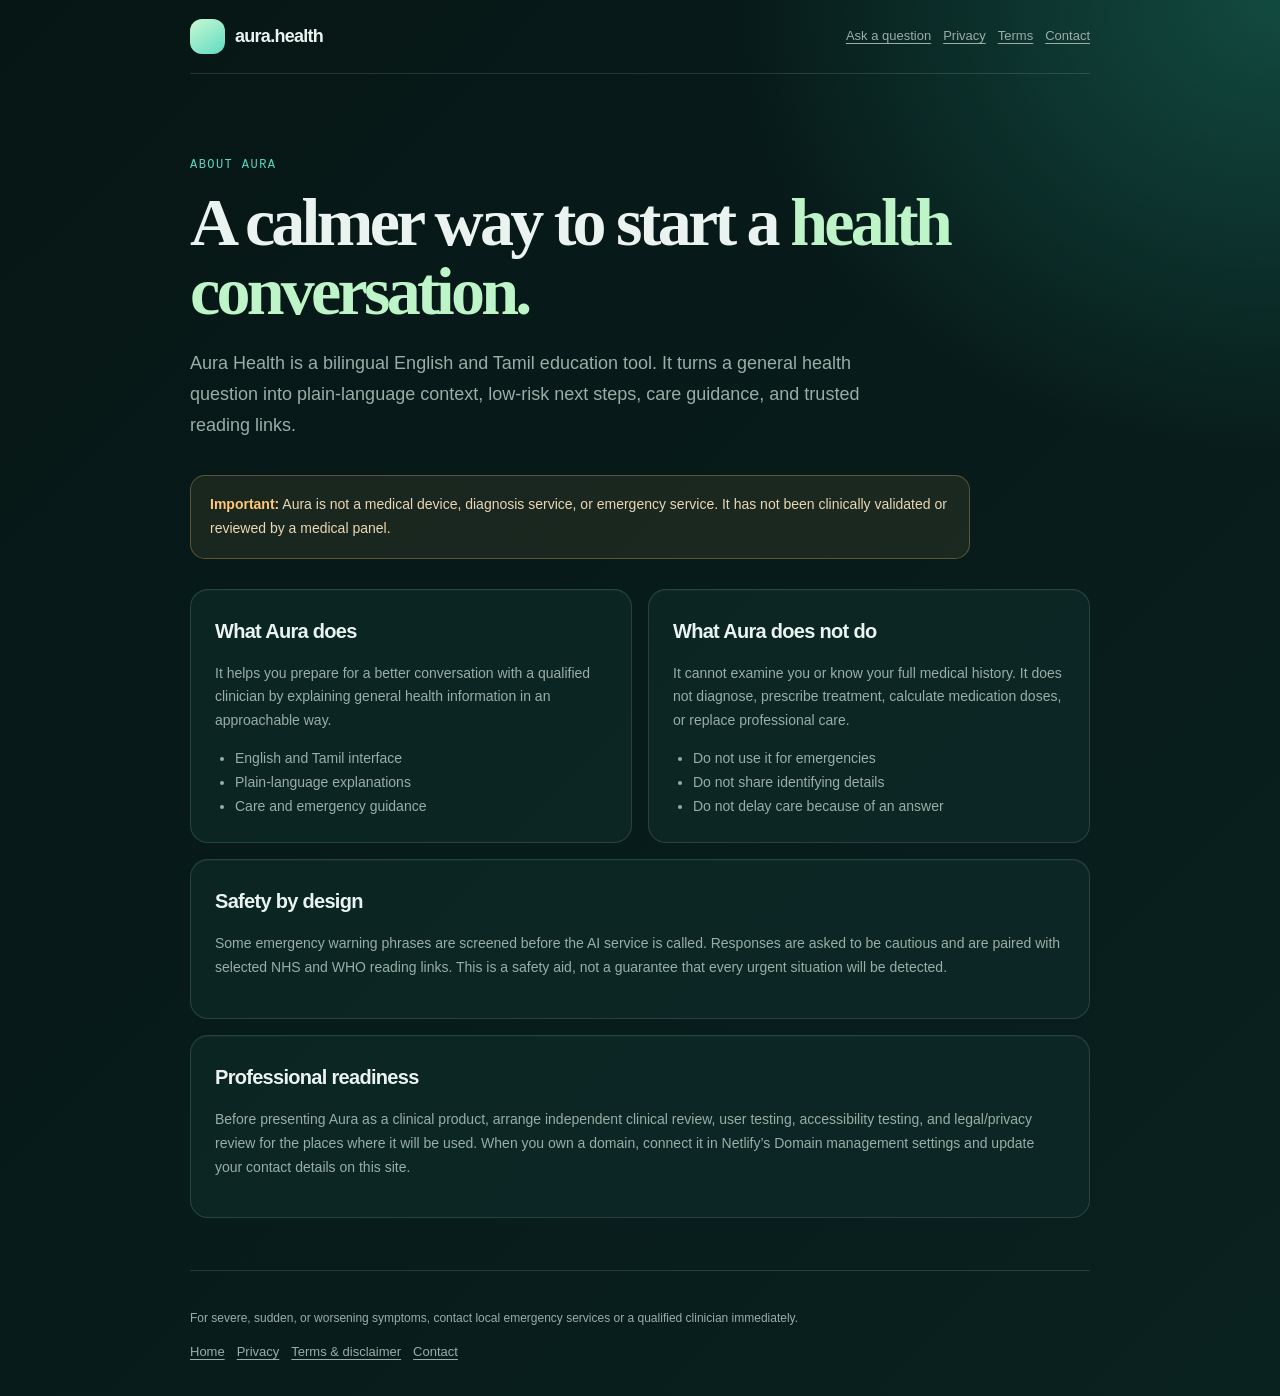
<file: about.html>
<!doctype html>
<html lang="en">
<head>
  <meta charset="utf-8">
  <meta name="viewport" content="width=device-width, initial-scale=1">
  <meta name="description" content="About Aura Health, a bilingual health-education companion.">
  <link rel="icon" href="/favicon.svg" type="image/svg+xml">
  <link rel="stylesheet" href="/legal.css">
  <link rel="stylesheet" href="https://cdnjs.cloudflare.com/ajax/libs/font-awesome/6.5.2/css/all.min.css">
  <title>About Aura Health</title>
</head>
<body>
  <div class="shell">
    <header class="top"><a class="brand" href="/"><i class="fa-solid fa-sparkles"></i> aura.health</a><nav><a href="/">Ask a question</a><a href="/privacy.html">Privacy</a><a href="/terms.html">Terms</a><a href="/contact.html">Contact</a></nav></header>
    <main>
      <span class="eyebrow">About Aura</span>
      <h1>A calmer way to start a <em>health conversation.</em></h1>
      <p class="lead">Aura Health is a bilingual English and Tamil education tool. It turns a general health question into plain-language context, low-risk next steps, care guidance, and trusted reading links.</p>
      <div class="notice"><strong>Important:</strong> Aura is not a medical device, diagnosis service, or emergency service. It has not been clinically validated or reviewed by a medical panel.</div>
      <div class="grid">
        <article class="card"><h2>What Aura does</h2><p>It helps you prepare for a better conversation with a qualified clinician by explaining general health information in an approachable way.</p><ul><li>English and Tamil interface</li><li>Plain-language explanations</li><li>Care and emergency guidance</li></ul></article>
        <article class="card"><h2>What Aura does not do</h2><p>It cannot examine you or know your full medical history. It does not diagnose, prescribe treatment, calculate medication doses, or replace professional care.</p><ul><li>Do not use it for emergencies</li><li>Do not share identifying details</li><li>Do not delay care because of an answer</li></ul></article>
        <article class="card wide"><h2>Safety by design</h2><p>Some emergency warning phrases are screened before the AI service is called. Responses are asked to be cautious and are paired with selected NHS and WHO reading links. This is a safety aid, not a guarantee that every urgent situation will be detected.</p></article>
        <article class="card wide"><h2>Professional readiness</h2><p>Before presenting Aura as a clinical product, arrange independent clinical review, user testing, accessibility testing, and legal/privacy review for the places where it will be used. When you own a domain, connect it in Netlify’s Domain management settings and update your contact details on this site.</p></article>
      </div>
    </main>
    <footer class="footer"><p>For severe, sudden, or worsening symptoms, contact local emergency services or a qualified clinician immediately.</p><nav class="footer-nav"><a href="/">Home</a><a href="/privacy.html">Privacy</a><a href="/terms.html">Terms & disclaimer</a><a href="/contact.html">Contact</a></nav></footer>
  </div>
</body>
</html>
</file>
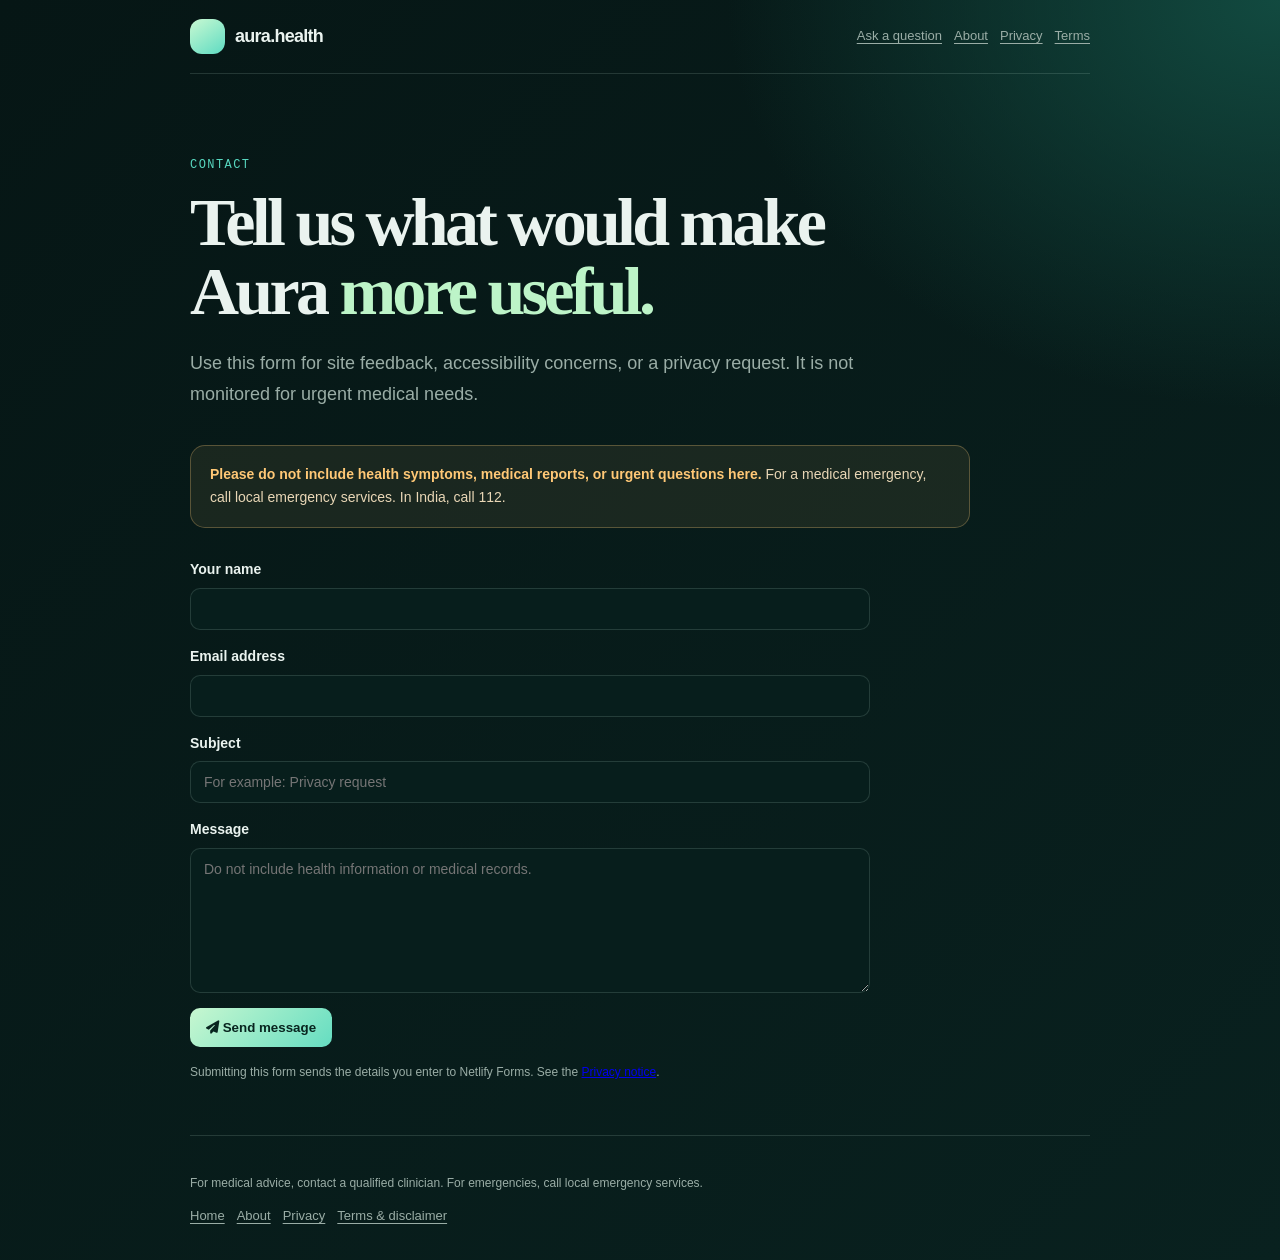
<file: contact.html>
<!doctype html>
<html lang="en">
<head>
  <meta charset="utf-8">
  <meta name="viewport" content="width=device-width, initial-scale=1">
  <meta name="description" content="Contact Aura Health.">
  <link rel="icon" href="/favicon.svg" type="image/svg+xml">
  <link rel="stylesheet" href="/legal.css">
  <link rel="stylesheet" href="https://cdnjs.cloudflare.com/ajax/libs/font-awesome/6.5.2/css/all.min.css">
  <title>Contact — Aura Health</title>
</head>
<body>
  <div class="shell">
    <header class="top"><a class="brand" href="/"><i class="fa-solid fa-sparkles"></i> aura.health</a><nav><a href="/">Ask a question</a><a href="/about.html">About</a><a href="/privacy.html">Privacy</a><a href="/terms.html">Terms</a></nav></header>
    <main>
      <span class="eyebrow">Contact</span>
      <h1>Tell us what would make Aura <em>more useful.</em></h1>
      <p class="lead">Use this form for site feedback, accessibility concerns, or a privacy request. It is not monitored for urgent medical needs.</p>
      <div class="notice"><strong>Please do not include health symptoms, medical reports, or urgent questions here.</strong> For a medical emergency, call local emergency services. In India, call 112.</div>
      <form class="form" name="aura-contact" method="POST" data-netlify="true" netlify-honeypot="bot-field" action="/thanks.html">
        <input type="hidden" name="form-name" value="aura-contact">
        <p hidden><label>Do not fill this out: <input name="bot-field"></label></p>
        <label>Your name <input name="name" autocomplete="name" maxlength="100" required></label>
        <label>Email address <input type="email" name="email" autocomplete="email" maxlength="254" required></label>
        <label>Subject <input name="subject" maxlength="140" placeholder="For example: Privacy request" required></label>
        <label>Message <textarea name="message" maxlength="2000" placeholder="Do not include health information or medical records." required></textarea></label>
        <button type="submit"><i class="fa-solid fa-paper-plane"></i> Send message</button>
        <p class="small">Submitting this form sends the details you enter to Netlify Forms. See the <a href="/privacy.html">Privacy notice</a>.</p>
      </form>
    </main>
    <footer class="footer"><p>For medical advice, contact a qualified clinician. For emergencies, call local emergency services.</p><nav class="footer-nav"><a href="/">Home</a><a href="/about.html">About</a><a href="/privacy.html">Privacy</a><a href="/terms.html">Terms & disclaimer</a></nav></footer>
  </div>
</body>
</html>
</file>
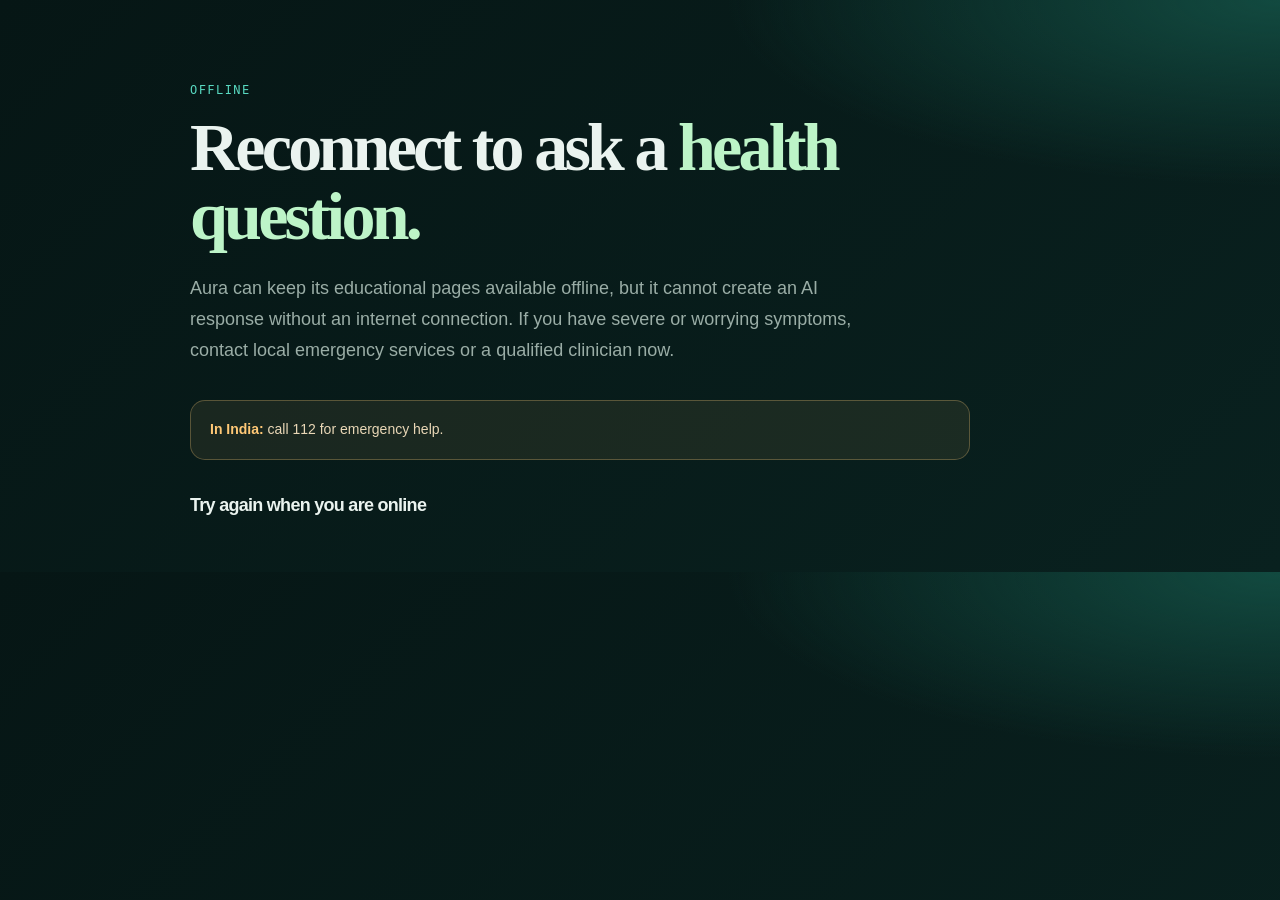
<file: offline.html>
<!doctype html>
<html lang="en">
<head>
  <meta charset="utf-8">
  <meta name="viewport" content="width=device-width, initial-scale=1">
  <meta name="theme-color" content="#061615">
  <link rel="icon" href="/favicon.svg" type="image/svg+xml">
  <link rel="stylesheet" href="/legal.css">
  <title>You are offline — Aura Health</title>
</head>
<body>
  <div class="shell">
    <main>
      <span class="eyebrow">Offline</span>
      <h1>Reconnect to ask a <em>health question.</em></h1>
      <p class="lead">Aura can keep its educational pages available offline, but it cannot create an AI response without an internet connection. If you have severe or worrying symptoms, contact local emergency services or a qualified clinician now.</p>
      <p class="notice"><strong>In India:</strong> call 112 for emergency help.</p>
      <a class="brand" href="/"><span>Try again when you are online</span></a>
    </main>
  </div>
</body>
</html>
</file>
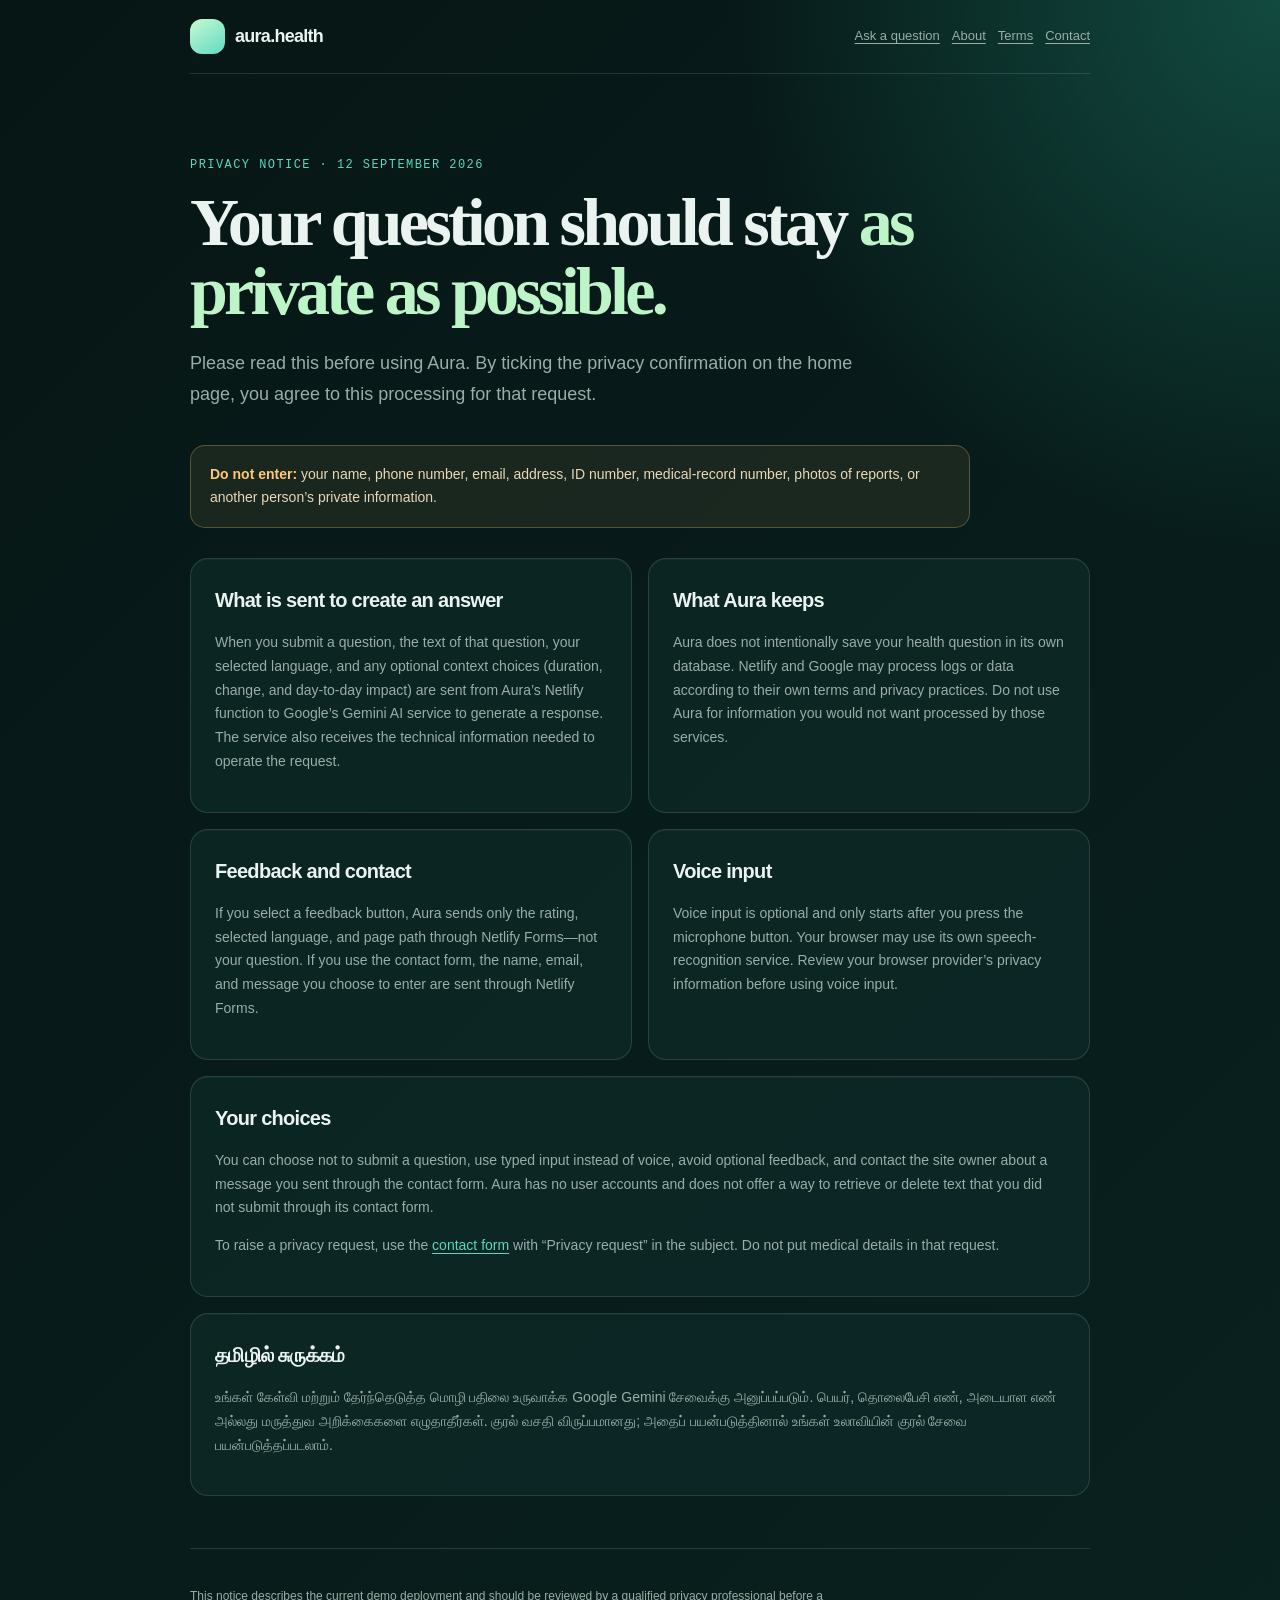
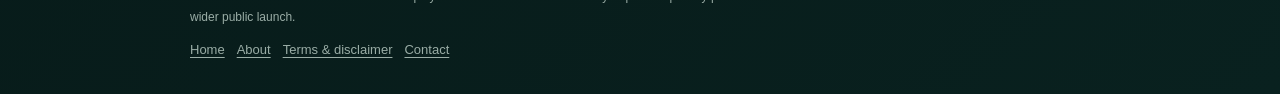
<file: privacy.html>
<!doctype html>
<html lang="en">
<head>
  <meta charset="utf-8">
  <meta name="viewport" content="width=device-width, initial-scale=1">
  <meta name="description" content="Aura Health privacy notice.">
  <link rel="icon" href="/favicon.svg" type="image/svg+xml">
  <link rel="stylesheet" href="/legal.css">
  <link rel="stylesheet" href="https://cdnjs.cloudflare.com/ajax/libs/font-awesome/6.5.2/css/all.min.css">
  <title>Privacy — Aura Health</title>
</head>
<body>
  <div class="shell">
    <header class="top"><a class="brand" href="/"><i class="fa-solid fa-sparkles"></i> aura.health</a><nav><a href="/">Ask a question</a><a href="/about.html">About</a><a href="/terms.html">Terms</a><a href="/contact.html">Contact</a></nav></header>
    <main>
      <span class="eyebrow">Privacy notice · 12 September 2026</span>
      <h1>Your question should stay <em>as private as possible.</em></h1>
      <p class="lead">Please read this before using Aura. By ticking the privacy confirmation on the home page, you agree to this processing for that request.</p>
      <div class="notice"><strong>Do not enter:</strong> your name, phone number, email, address, ID number, medical-record number, photos of reports, or another person’s private information.</div>
      <div class="grid">
        <article class="card"><h2>What is sent to create an answer</h2><p>When you submit a question, the text of that question, your selected language, and any optional context choices (duration, change, and day-to-day impact) are sent from Aura’s Netlify function to Google’s Gemini AI service to generate a response. The service also receives the technical information needed to operate the request.</p></article>
        <article class="card"><h2>What Aura keeps</h2><p>Aura does not intentionally save your health question in its own database. Netlify and Google may process logs or data according to their own terms and privacy practices. Do not use Aura for information you would not want processed by those services.</p></article>
        <article class="card"><h2>Feedback and contact</h2><p>If you select a feedback button, Aura sends only the rating, selected language, and page path through Netlify Forms—not your question. If you use the contact form, the name, email, and message you choose to enter are sent through Netlify Forms.</p></article>
        <article class="card"><h2>Voice input</h2><p>Voice input is optional and only starts after you press the microphone button. Your browser may use its own speech-recognition service. Review your browser provider’s privacy information before using voice input.</p></article>
        <article class="card wide"><h2>Your choices</h2><p>You can choose not to submit a question, use typed input instead of voice, avoid optional feedback, and contact the site owner about a message you sent through the contact form. Aura has no user accounts and does not offer a way to retrieve or delete text that you did not submit through its contact form.</p><p>To raise a privacy request, use the <a href="/contact.html">contact form</a> with “Privacy request” in the subject. Do not put medical details in that request.</p></article>
        <article class="card wide"><h2>தமிழில் சுருக்கம்</h2><p>உங்கள் கேள்வி மற்றும் தேர்ந்தெடுத்த மொழி பதிலை உருவாக்க Google Gemini சேவைக்கு அனுப்பப்படும். பெயர், தொலைபேசி எண், அடையாள எண் அல்லது மருத்துவ அறிக்கைகளை எழுதாதீர்கள். குரல் வசதி விருப்பமானது; அதைப் பயன்படுத்தினால் உங்கள் உலாவியின் குரல் சேவை பயன்படுத்தப்படலாம்.</p></article>
      </div>
    </main>
    <footer class="footer"><p>This notice describes the current demo deployment and should be reviewed by a qualified privacy professional before a wider public launch.</p><nav class="footer-nav"><a href="/">Home</a><a href="/about.html">About</a><a href="/terms.html">Terms & disclaimer</a><a href="/contact.html">Contact</a></nav></footer>
  </div>
</body>
</html>
</file>
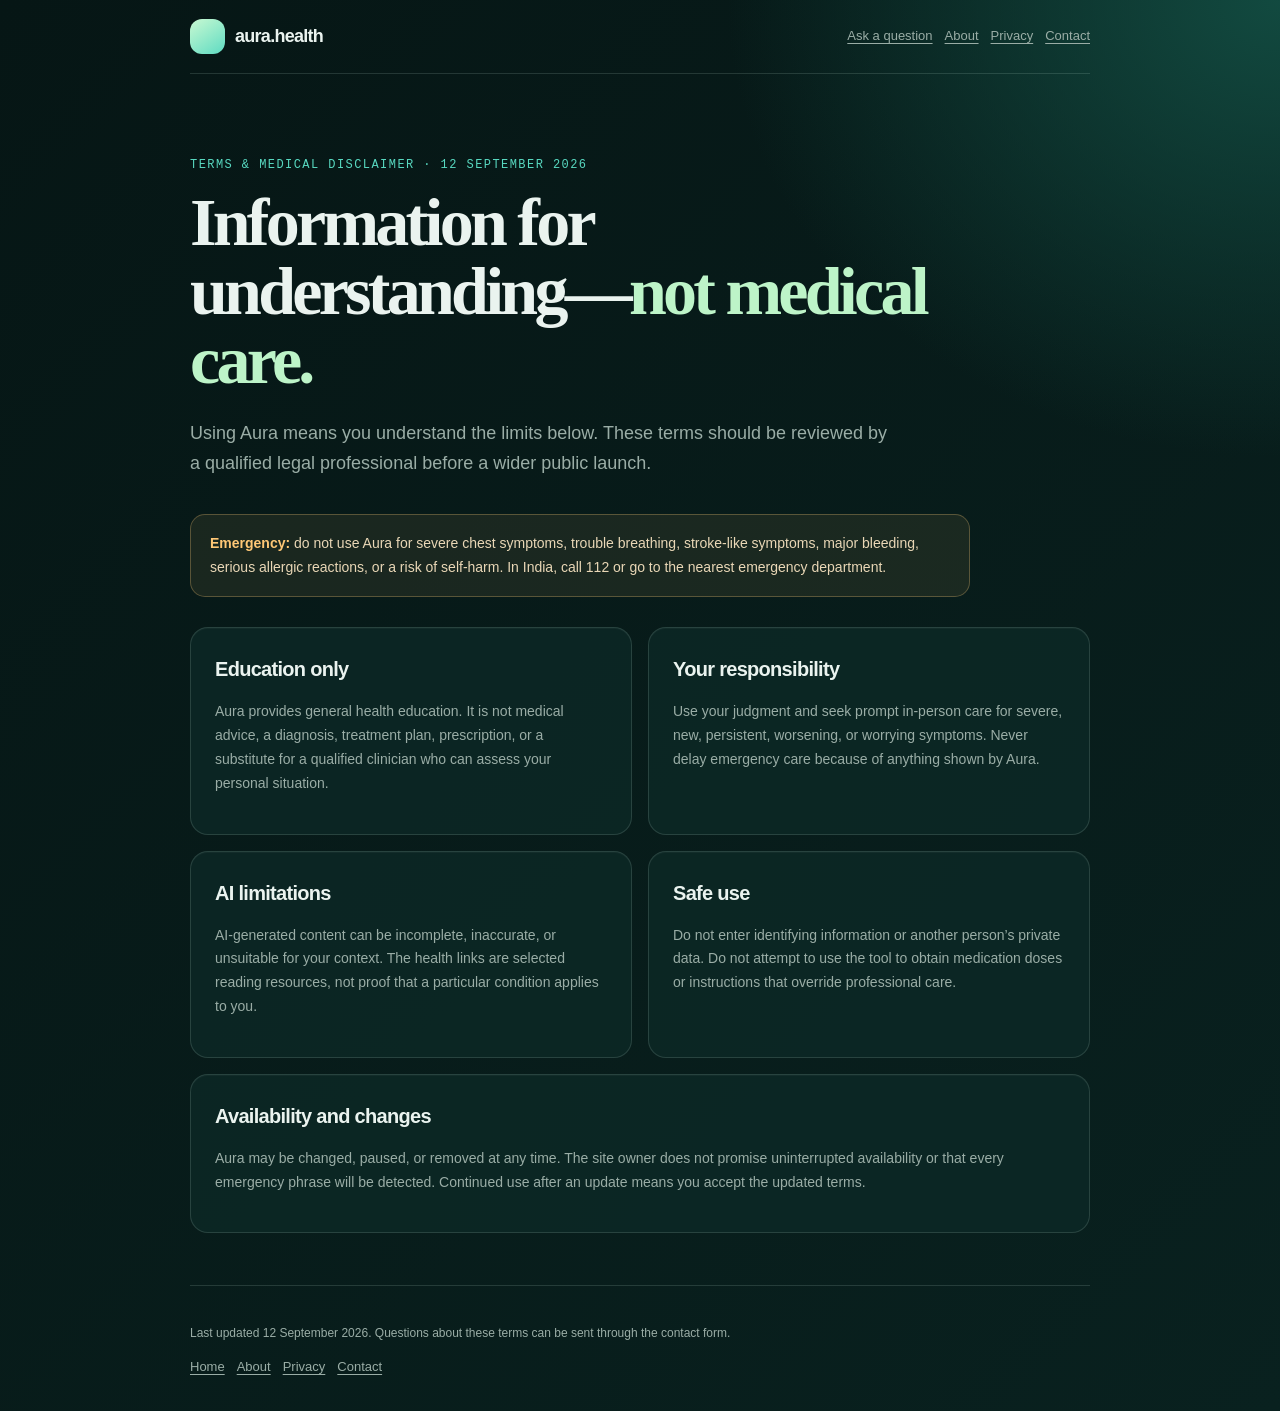
<file: terms.html>
<!doctype html>
<html lang="en">
<head>
  <meta charset="utf-8">
  <meta name="viewport" content="width=device-width, initial-scale=1">
  <meta name="description" content="Aura Health terms and medical disclaimer.">
  <link rel="icon" href="/favicon.svg" type="image/svg+xml">
  <link rel="stylesheet" href="/legal.css">
  <link rel="stylesheet" href="https://cdnjs.cloudflare.com/ajax/libs/font-awesome/6.5.2/css/all.min.css">
  <title>Terms & disclaimer — Aura Health</title>
</head>
<body>
  <div class="shell">
    <header class="top"><a class="brand" href="/"><i class="fa-solid fa-sparkles"></i> aura.health</a><nav><a href="/">Ask a question</a><a href="/about.html">About</a><a href="/privacy.html">Privacy</a><a href="/contact.html">Contact</a></nav></header>
    <main>
      <span class="eyebrow">Terms & medical disclaimer · 12 September 2026</span>
      <h1>Information for understanding—<em>not medical care.</em></h1>
      <p class="lead">Using Aura means you understand the limits below. These terms should be reviewed by a qualified legal professional before a wider public launch.</p>
      <div class="notice"><strong>Emergency:</strong> do not use Aura for severe chest symptoms, trouble breathing, stroke-like symptoms, major bleeding, serious allergic reactions, or a risk of self-harm. In India, call 112 or go to the nearest emergency department.</div>
      <div class="grid">
        <article class="card"><h2>Education only</h2><p>Aura provides general health education. It is not medical advice, a diagnosis, treatment plan, prescription, or a substitute for a qualified clinician who can assess your personal situation.</p></article>
        <article class="card"><h2>Your responsibility</h2><p>Use your judgment and seek prompt in-person care for severe, new, persistent, worsening, or worrying symptoms. Never delay emergency care because of anything shown by Aura.</p></article>
        <article class="card"><h2>AI limitations</h2><p>AI-generated content can be incomplete, inaccurate, or unsuitable for your context. The health links are selected reading resources, not proof that a particular condition applies to you.</p></article>
        <article class="card"><h2>Safe use</h2><p>Do not enter identifying information or another person’s private data. Do not attempt to use the tool to obtain medication doses or instructions that override professional care.</p></article>
        <article class="card wide"><h2>Availability and changes</h2><p>Aura may be changed, paused, or removed at any time. The site owner does not promise uninterrupted availability or that every emergency phrase will be detected. Continued use after an update means you accept the updated terms.</p></article>
      </div>
    </main>
    <footer class="footer"><p>Last updated 12 September 2026. Questions about these terms can be sent through the contact form.</p><nav class="footer-nav"><a href="/">Home</a><a href="/about.html">About</a><a href="/privacy.html">Privacy</a><a href="/contact.html">Contact</a></nav></footer>
  </div>
</body>
</html>
</file>
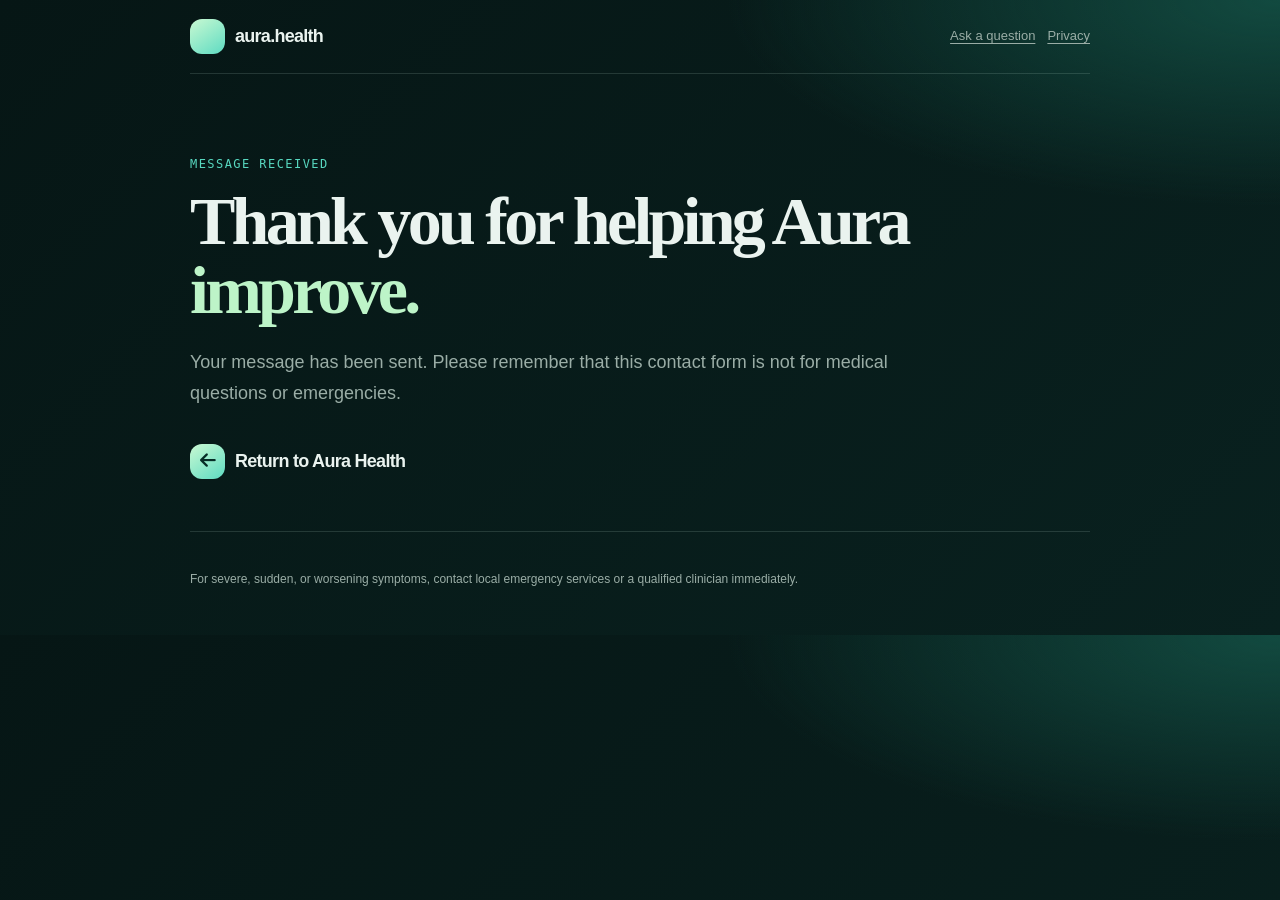
<file: thanks.html>
<!doctype html>
<html lang="en">
<head>
  <meta charset="utf-8">
  <meta name="viewport" content="width=device-width, initial-scale=1">
  <link rel="icon" href="/favicon.svg" type="image/svg+xml">
  <link rel="stylesheet" href="/legal.css">
  <link rel="stylesheet" href="https://cdnjs.cloudflare.com/ajax/libs/font-awesome/6.5.2/css/all.min.css">
  <title>Thank you — Aura Health</title>
</head>
<body>
  <div class="shell">
    <header class="top"><a class="brand" href="/"><i class="fa-solid fa-sparkles"></i> aura.health</a><nav><a href="/">Ask a question</a><a href="/privacy.html">Privacy</a></nav></header>
    <main>
      <span class="eyebrow">Message received</span>
      <h1>Thank you for helping Aura <em>improve.</em></h1>
      <p class="lead">Your message has been sent. Please remember that this contact form is not for medical questions or emergencies.</p>
      <a class="brand" href="/"><i class="fa-solid fa-arrow-left"></i> Return to Aura Health</a>
    </main>
    <footer class="footer"><p>For severe, sudden, or worsening symptoms, contact local emergency services or a qualified clinician immediately.</p></footer>
  </div>
</body>
</html>
</file>
<file: legal.css>
:root{--bg:#061615;--panel:#0d2927;--text:#eaf3ef;--muted:#9aada6;--line:rgba(202,235,221,.15);--mint:#bdf4c8;--aqua:#58d8c0;--amber:#ffc876}*{box-sizing:border-box}html{scroll-behavior:smooth}body{min-width:320px;margin:0;background:radial-gradient(ellipse 60% 45% at 100% 0%,#124a40 0%,transparent 72%),linear-gradient(135deg,#061615,#09211f);color:var(--text);font:16px/1.7 Arial,sans-serif}.shell{width:min(900px,calc(100% - 40px));margin:auto}.top{height:74px;display:flex;align-items:center;justify-content:space-between;border-bottom:1px solid var(--line)}.brand{display:flex;align-items:center;gap:10px;color:var(--text);font-weight:800;font-size:18px;letter-spacing:-.04em;text-decoration:none}.brand i{display:grid;place-items:center;width:35px;height:35px;border-radius:12px;background:linear-gradient(145deg,#c9f9d2,#5edbc2);color:#062c25}.top nav,.footer-nav{display:flex;flex-wrap:wrap;gap:12px}.top nav a,.footer-nav a{color:var(--muted);font-size:13px;text-underline-offset:3px}.top nav a:hover,.footer-nav a:hover{color:var(--aqua)}main{padding:75px 0 52px}.eyebrow{display:inline-block;margin-bottom:14px;color:var(--aqua);font:12px/1.3 monospace;letter-spacing:.12em;text-transform:uppercase}h1{max-width:760px;margin:0;font:700 clamp(38px,7vw,68px)/1.02 Georgia,serif;letter-spacing:-.055em}h1 em{color:var(--mint);font-style:normal}.lead{max-width:700px;margin:22px 0 35px;color:var(--muted);font-size:18px}.notice{max-width:780px;margin:0 0 30px;padding:17px 19px;border:1px solid rgba(255,200,118,.28);border-radius:15px;background:rgba(255,200,118,.08);color:#e9d7b6;font-size:14px}.notice strong{color:var(--amber)}.grid{display:grid;grid-template-columns:repeat(2,minmax(0,1fr));gap:16px}.card{padding:24px;border:1px solid var(--line);border-radius:18px;background:rgba(13,41,39,.82);box-shadow:inset 0 1px rgba(255,255,255,.03)}.card.wide{grid-column:1/-1}.card h2{margin:0 0 11px;font-size:20px;letter-spacing:-.035em}.card p,.card li{color:var(--muted);font-size:14px}.card ul{margin:10px 0 0;padding-left:20px}.card a{color:var(--aqua);text-underline-offset:3px}.meta{display:flex;gap:9px;align-items:center;margin-bottom:22px;color:var(--muted);font-size:13px}.meta i{color:var(--aqua)}.form{display:grid;gap:15px;max-width:680px}.form label{display:grid;gap:6px;color:var(--text);font-size:14px;font-weight:700}.form input,.form textarea{width:100%;padding:12px 13px;border:1px solid var(--line);border-radius:10px;outline:0;background:#071e1c;color:var(--text);font:14px Arial,sans-serif}.form textarea{min-height:145px;resize:vertical}.form input:focus,.form textarea:focus{border-color:var(--aqua);box-shadow:0 0 0 3px rgba(88,216,192,.12)}button{width:max-content;border:0;border-radius:10px;padding:12px 16px;background:linear-gradient(135deg,#c7f7d0,#65ddc1);color:#08251f;font-weight:800;cursor:pointer}.small{margin:0;color:var(--muted);font-size:12px}.footer{padding:25px 0 34px;border-top:1px solid var(--line);color:var(--muted);font-size:12px}.footer p{max-width:650px}@media(max-width:620px){.shell{width:min(100% - 28px,900px)}.top{height:auto;min-height:68px;padding:14px 0;align-items:flex-start;gap:15px}.top nav{justify-content:flex-end}.top nav a:not(:last-child){display:none}main{padding:47px 0 36px}.lead{font-size:16px}.grid{grid-template-columns:1fr}.card.wide{grid-column:auto}.card{padding:19px}}
</file>
